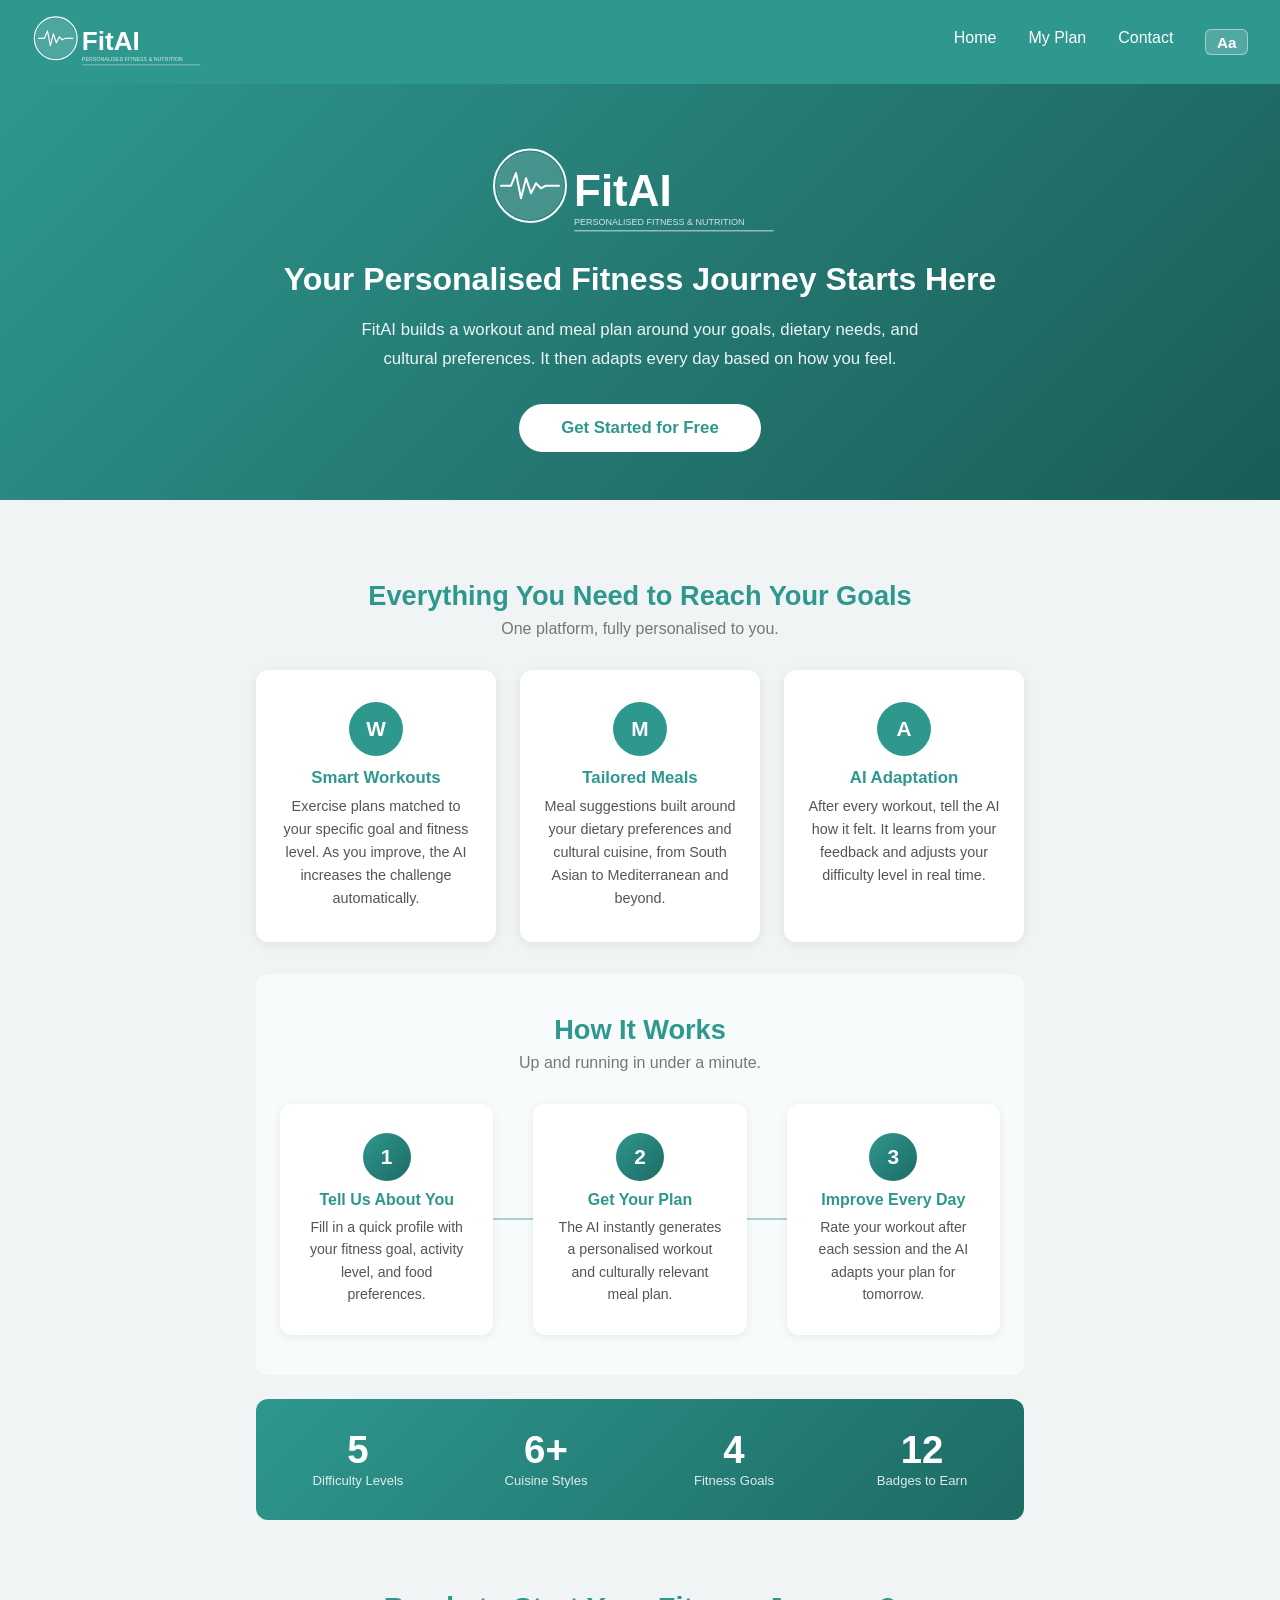
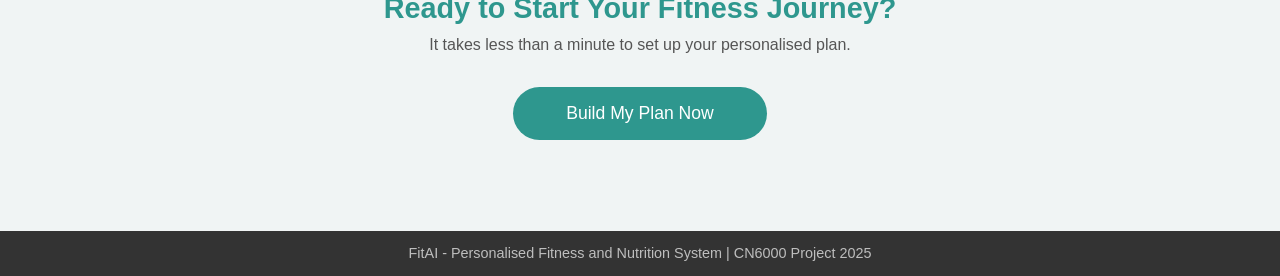
<file: index.html>
<!DOCTYPE html>
<html lang="en">

<head>
    <title>FitAI - Personalised Fitness</title>
    <meta charset="UTF-8">
    <meta name="viewport" content="width=device-width, initial-scale=1.0">
    <link rel="stylesheet" href="style.css">
</head>

<body>

    <header>
        <h1><a href="index.html" class="header-title-link"><img src="fitai_logo_white.svg" alt="FitAI" class="header-logo"></a></h1>
        <nav>
            <ul>
                <li><a href="index.html">Home</a></li>
                <li><a href="setup.html">My Plan</a></li>
                <li><a href="contact.html">Contact</a></li>
                <li>
                    <div class="accessibility-wrapper">
                        <button class="accessibility-btn" onclick="toggleAccessibilityPanel()" title="Accessibility Options">Aa</button>
                        <div class="accessibility-panel" id="accessibilityPanel" style="display:none;">
                            <p class="acc-panel-title">Accessibility</p>
                            <button id="acc_darkBtn"     class="acc-option" onclick="toggleDarkMode()">Dark Mode</button>
                            <button id="acc_largeBtn"    class="acc-option" onclick="toggleLargeText()">Larger Text</button>
                            <button id="acc_contrastBtn" class="acc-option" onclick="toggleHighContrast()">High Contrast</button>
                        </div>
                    </div>
                </li>
            </ul>
        </nav>
    </header>

    <!--Hero - full width teal gradient-->
    <section class="hero">
        <div class="hero-text">
            <img src="fitai_logo_white.svg" alt="FitAI" class="hero-logo">
            <h2 class="hero-headline">Your Personalised Fitness Journey Starts Here</h2>
            <p class="hero-sub">
                FitAI builds a workout and meal plan around your goals, dietary needs, and
                cultural preferences. It then adapts every day based on how you feel.
            </p>
            <a href="setup.html" class="hero-cta">Get Started for Free</a>
        </div>
    </section>

    <main>

        <!--Features section-->
        <section class="landing-section">
            <h2 class="section-heading">Everything You Need to Reach Your Goals</h2>
            <p class="section-sub">One platform, fully personalised to you.</p>

            <div class="features-grid">

                <div class="feature-card">
                    <div class="feature-icon-circle">W</div>
                    <h3>Smart Workouts</h3>
                    <p>
                        Exercise plans matched to your specific goal and fitness level.
                        As you improve, the AI increases the challenge automatically.
                    </p>
                </div>

                <div class="feature-card">
                    <div class="feature-icon-circle">M</div>
                    <h3>Tailored Meals</h3>
                    <p>
                        Meal suggestions built around your dietary preferences and cultural
                        cuisine, from South Asian to Mediterranean and beyond.
                    </p>
                </div>

                <div class="feature-card">
                    <div class="feature-icon-circle">A</div>
                    <h3>AI Adaptation</h3>
                    <p>
                        After every workout, tell the AI how it felt. It learns from your
                        feedback and adjusts your difficulty level in real time.
                    </p>
                </div>

            </div>
        </section>

        <!--How it works section-->
        <section class="landing-section landing-section-alt">
            <h2 class="section-heading">How It Works</h2>
            <p class="section-sub">Up and running in under a minute.</p>

            <div class="steps-grid">

                <div class="step-card">
                    <div class="step-number">1</div>
                    <h3>Tell Us About You</h3>
                    <p>Fill in a quick profile with your fitness goal, activity level, and food preferences.</p>
                </div>

                <div class="step-connector"></div>
                <!--Arrow between steps - hidden on mobile-->

                <div class="step-card">
                    <div class="step-number">2</div>
                    <h3>Get Your Plan</h3>
                    <p>The AI instantly generates a personalised workout and culturally relevant meal plan.</p>
                </div>

                <div class="step-connector"></div>

                <div class="step-card">
                    <div class="step-number">3</div>
                    <h3>Improve Every Day</h3>
                    <p>Rate your workout after each session and the AI adapts your plan for tomorrow.</p>
                </div>

            </div>
        </section>

        <!--Stats row-->
        <section class="stats-section">
            <div class="stat-item">
                <span class="stat-number">5</span>
                <span class="stat-label">Difficulty Levels</span>
            </div>
            <div class="stat-item">
                <span class="stat-number">6+</span>
                <span class="stat-label">Cuisine Styles</span>
            </div>
            <div class="stat-item">
                <span class="stat-number">4</span>
                <span class="stat-label">Fitness Goals</span>
            </div>
            <div class="stat-item">
                <span class="stat-number">12</span>
                <span class="stat-label">Badges to Earn</span>
            </div>
        </section>

        <!--Final call to action-->
        <section class="final-cta-section">
            <h2>Ready to Start Your Fitness Journey?</h2>
            <p style="color:#555; margin-bottom:1.5em;">
                It takes less than a minute to set up your personalised plan.
            </p>
            <a href="setup.html" class="btn final-cta-btn">Build My Plan Now</a>
        </section>

    </main>

    <footer>
        <p>FitAI - Personalised Fitness and Nutrition System | CN6000 Project 2025</p>
    </footer>

    <script src="app.js"></script>

</body>
</html>
</file>
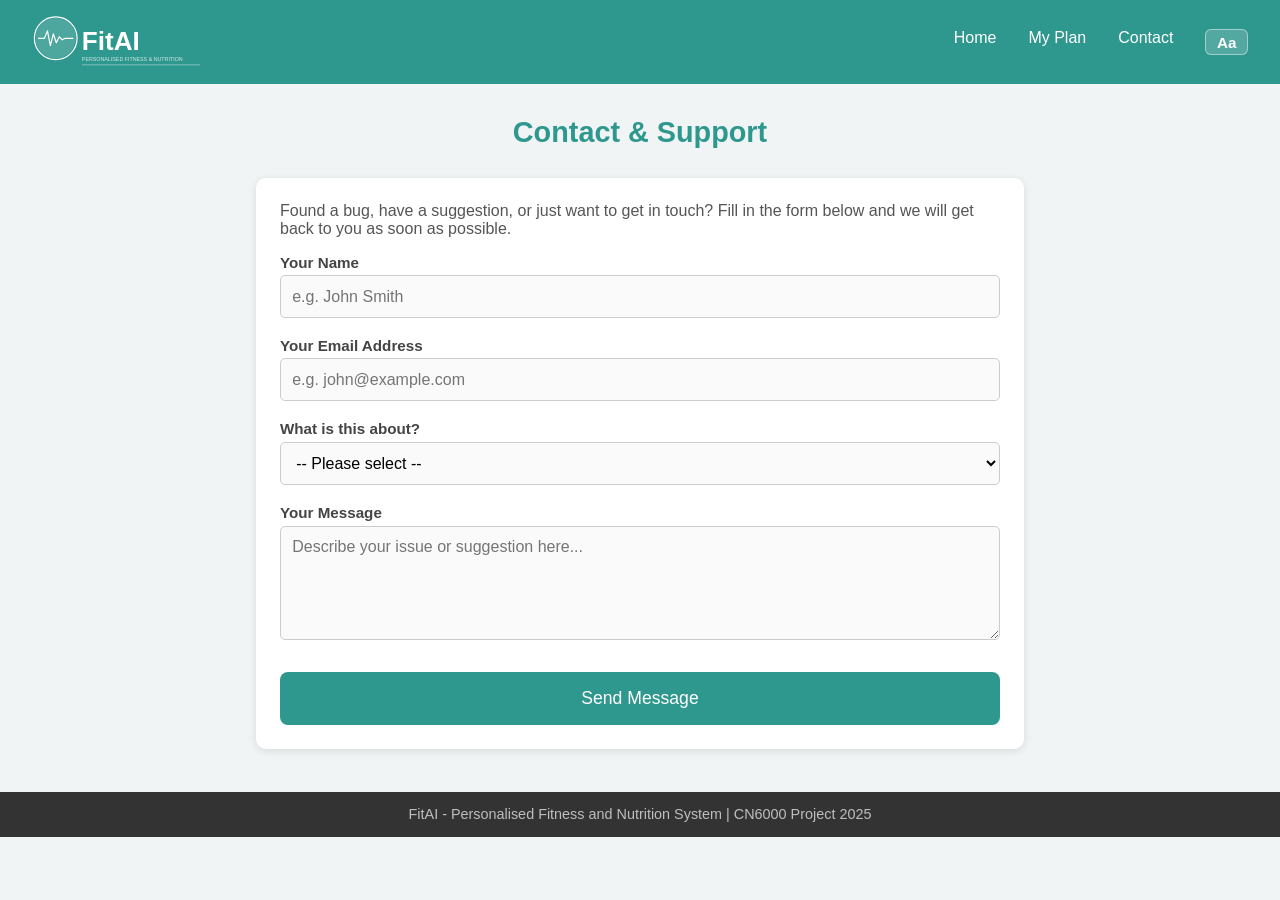
<file: contact.html>
<!DOCTYPE html>
<html lang="en">

<head>
    <title>FitAI - Contact &amp; Support</title>
    <meta charset="UTF-8">
    <meta name="viewport" content="width=device-width, initial-scale=1.0">
    <link rel="stylesheet" href="style.css">
</head>

<body>

    <header>
        <h1><a href="index.html" class="header-title-link"><img src="fitai_logo_white.svg" alt="FitAI" class="header-logo"></a></h1>
        <nav>
            <ul>
                <li><a href="index.html">Home</a></li>
                <li><a href="setup.html">My Plan</a></li>
                <li><a href="contact.html">Contact</a></li>
                <li>
                    <div class="accessibility-wrapper">
                        <button class="accessibility-btn" onclick="toggleAccessibilityPanel()" title="Accessibility Options">Aa</button>
                        <div class="accessibility-panel" id="accessibilityPanel" style="display:none;">
                            <p class="acc-panel-title">Accessibility</p>
                            <button id="acc_darkBtn"     class="acc-option" onclick="toggleDarkMode()">Dark Mode</button>
                            <button id="acc_largeBtn"    class="acc-option" onclick="toggleLargeText()">Larger Text</button>
                            <button id="acc_contrastBtn" class="acc-option" onclick="toggleHighContrast()">High Contrast</button>
                        </div>
                    </div>
                </li>
            </ul>
        </nav>
    </header>

    <main>

        <h2>Contact &amp; Support</h2>

        <div class="card">

            <p style="margin-bottom: 1em; color: #555;">
                Found a bug, have a suggestion, or just want to get in touch?
                Fill in the form below and we will get back to you as soon as possible.
            </p>

            <form id="contactForm">

                <label for="contactName">Your Name</label>
                <input type="text" id="contactName" placeholder="e.g. John Smith" required>
                <p class="field-error" id="contactNameError" style="display:none;">
                    Please enter your name before sending.
                </p>

                <label for="contactEmail">Your Email Address</label>
                <input type="email" id="contactEmail" placeholder="e.g. john@example.com" required>
                <p class="field-error" id="contactEmailError" style="display:none;">
                    Please enter a valid email address so we can reply to you.
                </p>

                <label for="issueType">What is this about?</label>
                <select id="issueType" required>
                    <option value="">-- Please select --</option>
                    <option value="bug">I found a bug</option>
                    <option value="suggestion">I have a suggestion</option>
                    <option value="meal">Question about my meal plan</option>
                    <option value="workout">Question about my workout plan</option>
                    <option value="other">Something else</option>
                </select>
                <p class="field-error" id="issueTypeError" style="display:none;">
                    Please select what your message is about.
                </p>

                <label for="contactMessage">Your Message</label>
                <textarea
                    id="contactMessage"
                    placeholder="Describe your issue or suggestion here..."
                    rows="5"
                    required
                    style="width:100%; padding:0.7em; border:1px solid #ccc; border-radius:5px;
                           font-size:1em; font-family:Arial,sans-serif; background:#fafafa;
                           resize:vertical; margin-bottom:1.2em;"></textarea>
                <p class="field-error" id="contactMessageError" style="display:none;">
                    Please enter a message before sending.
                </p>

                <button type="submit" class="btn">Send Message</button>

            </form>

            <!--This box is hidden until the form is successfully submitted-->
            <div class="result-message" id="contactSuccess" style="display:none;">
                <strong>Message sent! Thank you.</strong><br>
                We have received your message and will be in touch shortly.
                In the meantime, head back to your
                <a href="dashboard.html" style="color:#2e978e;">personalised plan</a>.
            </div>

        </div>

    </main>

    <footer>
        <p>FitAI - Personalised Fitness and Nutrition System | CN6000 Project 2025</p>
    </footer>

    <script src="app.js"></script>

    <script>
        // Pre-fill the name field if the user already has a saved profile
        var profile = loadProfile();
        if (profile !== null) {
            document.getElementById("contactName").value = profile.name;
        }

        var contactForm = document.getElementById("contactForm");

        // Helper functions to show and hide individual field errors
        function showErr(id) { document.getElementById(id).style.display = "block"; }
        function hideErr(id) { document.getElementById(id).style.display = "none"; }

        contactForm.addEventListener("submit", function(event) {
            event.preventDefault();
            // event.preventDefault stops the page from refreshing on submit

            var name      = document.getElementById("contactName").value.trim();
            var email     = document.getElementById("contactEmail").value.trim();
            var issueType = document.getElementById("issueType").value;
            var message   = document.getElementById("contactMessage").value.trim();

            // Hide all errors first so we start fresh
            hideErr("contactNameError");
            hideErr("contactEmailError");
            hideErr("issueTypeError");
            hideErr("contactMessageError");

            // Validate each field and show a friendly message if something is missing
            if (name === "") { showErr("contactNameError"); return; }

            // Basic email check - must contain @ and a dot after it
            if (email === "" || email.indexOf("@") === -1 || email.indexOf(".") === -1) {
                showErr("contactEmailError");
                return;
            }

            if (issueType === "") { showErr("issueTypeError"); return; }
            if (message === "")   { showErr("contactMessageError"); return; }

            // All validation passed - hide the form and show the success message
            // In a real deployment this is where the data would be sent to a server
            contactForm.style.display = "none";
            document.getElementById("contactSuccess").style.display = "block";
        });
    </script>

</body>
</html>
</file>
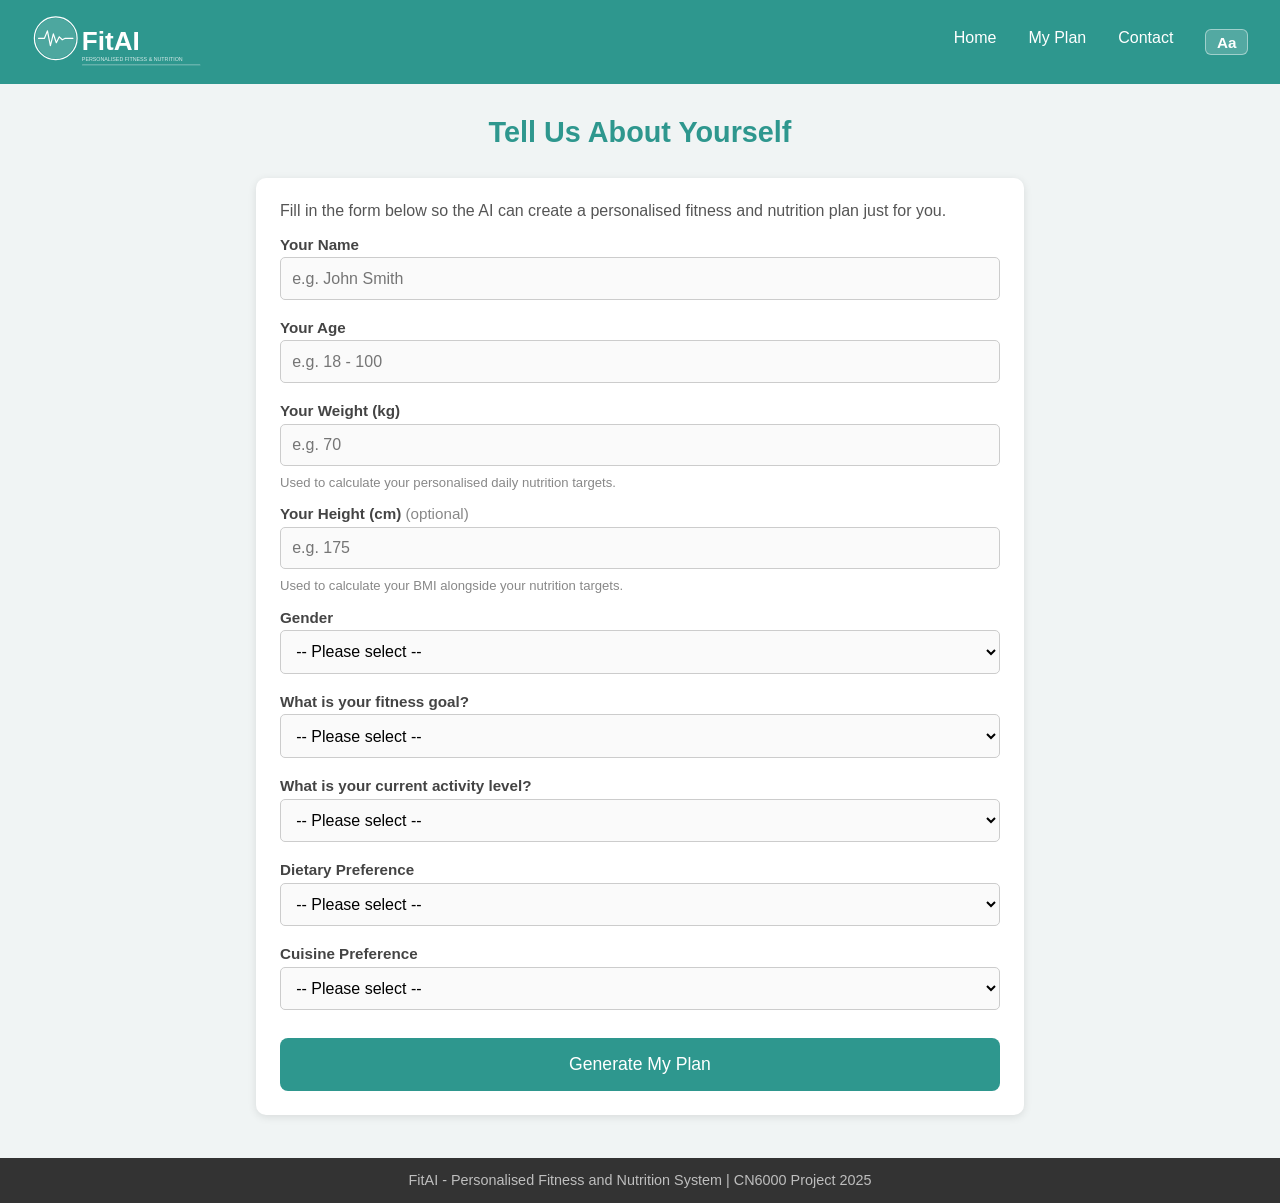
<file: dashboard.html>
<!DOCTYPE html>
<!--This line tells the browser this is an HTML5 document-->
<html lang="en">

<head>
    <!--The head section contains settings - nothing here is visible on the page-->
    <title>FitAI - My Plan</title>
    <!--Sets the text shown on the browser tab-->
    <meta charset="UTF-8">
    <!--Makes sure all characters display correctly-->
    <meta name="viewport" content="width=device-width, initial-scale=1.0">
    <!--Makes the page display correctly on mobile phones and tablets-->
    <link rel="stylesheet" href="style.css">
    <!--Links the CSS file that controls how the page looks-->
</head>

<body>
    <!--Everything inside the body tag is visible on the page-->

    <header>
        <!--The header shows the site name and navigation links-->
        <h1><a href="index.html" class="header-title-link"><img src="fitai_logo_white.svg" alt="FitAI" class="header-logo"></a></h1>
        <nav>
            <ul>
                <li><a href="index.html">Home</a></li>
                <!--Link back to the profile form-->
                <li><a href="setup.html">My Plan</a></li>
                <!--Link to this page-->
                <li><a href="contact.html">Contact</a></li>
                <li>
                    <div class="accessibility-wrapper">
                        <button class="accessibility-btn" onclick="toggleAccessibilityPanel()" title="Accessibility Options">Aa</button>
                        <div class="accessibility-panel" id="accessibilityPanel" style="display:none;">
                            <p class="acc-panel-title">Accessibility</p>
                            <button id="acc_darkBtn"     class="acc-option" onclick="toggleDarkMode()">Dark Mode</button>
                            <button id="acc_largeBtn"    class="acc-option" onclick="toggleLargeText()">Larger Text</button>
                            <button id="acc_contrastBtn" class="acc-option" onclick="toggleHighContrast()">High Contrast</button>
                        </div>
                    </div>
                </li>
                <!--Link to the feedback page-->
            </ul>
        </nav>
    </header>
    <!--End of the header-->

    <main>
        <!--The main tag holds the main content of this page-->

        <h2>Your Personalised Plan</h2>
        <!--The heading for this page-->

        <p class="welcome" id="welcomeMessage"></p>
        <!--This paragraph will be filled in by JavaScript with the user's name-->

        <div class="message-banner" id="motivationalBanner">
            <!--This is the large coloured message banner - colour changes based on difficulty level-->
            <!--JavaScript adds a class like "message-banner-3" to set the correct colour-->
            <p id="motivationalMessage"></p>
            <!--The motivational message text is inserted here by JavaScript-->
        </div>
        <!--End of the message banner-->

        <div class="card">
            <!--This card shows the AI difficulty level-->

            <p>
                AI Difficulty Level:
                <span class="difficulty-badge" id="difficultyBadge"></span>
                <!--The badge text and colour will be set by JavaScript-->
            </p>

            <p style="margin-top: 0.5em; color: #555; font-size: 0.9em;">
                This level is automatically adjusted by the AI based on your workout feedback.
            </p>
            <!--Explains to the user why the level changes-->

            <div class="athlete-badge" id="athleteBadge" style="display: none;">
                <!--This gold badge is hidden by default-->
                <!--JavaScript will show it only when the user reaches level 5-->
                You have reached ELITE level! You are a true athlete - maximum difficulty unlocked!
            </div>

        </div>
        <!--End of the difficulty and motivation card-->

        <div class="card">
            <!--This card shows today's workout exercises-->
            <h3>Today's Workout</h3>
            <ul id="workoutList">
                <!--The exercises will be added here by JavaScript-->
            </ul>
        </div>
        <!--End of the workout card-->

        <div class="card">
            <!--This card shows today's meal plan-->
            <h3>Today's Meal Plan</h3>

            <ul id="mealList">
                <!--The meals (breakfast, lunch, dinner) will be added here by JavaScript-->
            </ul>

            <button class="btn-nutrition" onclick="toggleNutrition()">
                View Nutrition Info
            </button>
            <!--This button shows or hides the nutrition information below-->
            <!--onclick="toggleNutrition()" means it calls the toggleNutrition function when clicked-->

            <div class="nutrition-panel" id="nutritionPanel">
                <!--This panel is hidden by default - toggleNutrition() makes it visible-->

                <h4>Approximate Daily Nutrition</h4>
                <!--Heading for the nutrition section-->

                <div class="nutrition-grid">
                    <!--The four nutrition boxes sit side by side inside this grid-->

                    <div class="nutrition-item">
                        <!--Box showing calories-->
                        <span class="nutrition-value" id="nutCalories"></span>
                        <!--Value filled in by JavaScript-->
                        <span class="nutrition-label">Calories</span>
                    </div>

                    <div class="nutrition-item">
                        <!--Box showing protein-->
                        <span class="nutrition-value" id="nutProtein"></span>
                        <span class="nutrition-label">Protein</span>
                    </div>

                    <div class="nutrition-item">
                        <!--Box showing carbohydrates-->
                        <span class="nutrition-value" id="nutCarbs"></span>
                        <span class="nutrition-label">Carbohydrates</span>
                    </div>

                    <div class="nutrition-item">
                        <!--Box showing fat-->
                        <span class="nutrition-value" id="nutFat"></span>
                        <span class="nutrition-label">Fat</span>
                    </div>

                </div>
                <!--End of the nutrition grid-->

                <p style="font-size: 0.83em; color: #888; margin-top: 0.8em; text-align: center;">
                    These are approximate values and may vary based on portion sizes and cooking methods.
                </p>
                <!--Small disclaimer about the nutrition estimates-->

            </div>
            <!--End of the nutrition panel-->

            <div class="nutrition-extra" id="nutritionExtra" style="display:none;">
                <div class="nutrition-extra-item" id="waterItem" style="display:none;">
                    <span class="nutrition-extra-value" id="nutWater">—</span>
                    <span class="nutrition-extra-label">Daily Water Target</span>
                </div>
                <div class="nutrition-extra-item" id="bmiItem" style="display:none;">
                    <span class="nutrition-extra-value" id="nutBMI">—</span>
                    <span class="nutrition-extra-label">Your BMI</span>
                </div>
            </div>
            <!--Water target and BMI are always visible, no button needed-->

            <p style="font-size:0.82em; color:#888; margin-top:0.8em;">
                Weight or height changed?
                <a href="setup.html" style="color:#2e978e;">Update your details</a>
                — your targets will recalculate automatically.
            </p>

        </div>
        <!--End of the meal card-->

        <div class="card">
            <!--This card shows the user's current streak and a rest day notice if needed-->
            <h3>Your Streak</h3>

            <div class="streak-display">
                <span class="streak-number" id="streakNumber">0</span>
                <span class="streak-label" id="streakLabel">sessions completed</span>
            </div>
            <!--The number and label are filled in by JavaScript below-->

            <div id="streakStatus" style="margin-top:1em;"></div>
            <!--Streak safe / countdown indicator — filled in by JavaScript-->

            <div class="rest-day-notice" id="restDayNotice" style="display: none;">
                <!--This notice is hidden by default - shown if streak reaches 3 or more-->
                <strong>Recovery Reminder</strong>
                You have completed <span id="restDayStreakCount"></span> days in a row.
                Rest is just as important as training. Your muscles grow and repair during recovery.
                Consider a light stretching or walking session if your body needs it.
            </div>

        </div>
        <!--End of streak card-->

        <div class="card">
            <!--This card shows the last 7 difficulty levels as a visual bar chart-->
            <h3>Your Progress (Last 7 Sessions)</h3>

            <div class="history-bars" id="historyBars">
                <!--The bars will be built here by JavaScript-->
                <!--If no history exists yet, a message is shown instead-->
            </div>

            <p style="text-align: center; color: #888; font-size: 0.83em; margin-top: 0.5em;">
                Each bar shows your difficulty level for that session. Watch yourself improve over time!
            </p>

        </div>
        <!--End of progress history card-->

        <div class="card">
            <!--Activity calendar showing trained / rest / missed days-->
            <h3>Activity Calendar</h3>
            <p style="color:#555; font-size:0.92em; margin-bottom:0.3em;">
                Your training activity over the last 4 weeks.
            </p>
            <div class="calendar-grid" id="calendarGrid"></div>
            <div class="calendar-legend">
                <div class="legend-item"><div class="legend-dot cal-trained"></div> Trained</div>
                <div class="legend-item"><div class="legend-dot cal-rest"></div> Rest Day</div>
                <div class="legend-item"><div class="legend-dot cal-missed"></div> Missed</div>
                <div class="legend-item"><div class="legend-dot cal-inactive"></div> Before you started</div>
            </div>
        </div>
        <!--End of activity calendar card-->


        <div class="card">
            <!--This card shows all-time personal records-->
            <h3>Personal Records</h3>
            <div class="records-grid">
                <div class="record-item">
                    <span class="record-value" id="recSessions">0</span>
                    <span class="record-label">Total Sessions</span>
                </div>
                <div class="record-item">
                    <span class="record-value" id="recBestDiff">—</span>
                    <span class="record-label">Best Streak</span>
                </div>
                <div class="record-item">
                    <span class="record-value" id="recBadges">0</span>
                    <span class="record-label">Badges Earned</span>
                </div>
            </div>
        </div>
        <!--End of personal records card-->

        <div class="card">
            <!--This card shows all available badges and which ones have been earned-->
            <h3>Your Badges</h3>
            <p style="color: #555; font-size: 0.92em; margin-bottom: 0.5em;">
                Earn badges by completing workouts and increasing your difficulty level.
            </p>

            <div class="badges-grid" id="badgesGrid">
                <!--Badge tiles are built here by JavaScript-->
            </div>

        </div>
        <!--End of badges card-->

        <div class="card" id="secondSessionWarning" style="display:none; border-left:4px solid #e67e22; margin-top:1em;">
            <h3 style="color:#e67e22; margin-bottom:0.6em;">You've Already Trained Today</h3>
            <p style="color:#555; margin-bottom:1.2em;">
                You have already completed a session today. Rest and recovery are just as important as training.
                Your muscles grow and repair while you rest, and doing too much too soon can increase your risk of injury.
                It is generally recommended to stick to one session per day.
                Are you sure you want to log another session?
            </p>
            <div style="display:flex; gap:1em; flex-wrap:wrap;">
                <a href="feedback.html" class="btn" style="background:#e67e22; border-color:#e67e22;">Yes, Log Another Session</a>
                <button onclick="document.getElementById('secondSessionWarning').style.display='none'; document.getElementById('workoutBtn').style.display='block';"
                        style="padding:0.75em 1.5em; background:#888; color:#fff; border:none; border-radius:6px; font-size:1em; cursor:pointer;">
                    Cancel
                </button>
            </div>
        </div>

        <div id="restDayBanner" class="rest-day-today-notice" style="display:none;">
            <strong>Today is your scheduled rest day.</strong>
            Your streak is protected — enjoy the recovery! You can still log a session below if you decide to train.
        </div>

        <button class="btn" id="workoutBtn" onclick="checkBeforeWorkout()">I've Completed Today's Workout</button>

        <div class="rest-day-section">
            <button class="btn-rest" id="restDayBtn" onclick="toggleRestDayTomorrow()">
                Schedule a Rest Day Tomorrow
            </button>
            <p id="restDayMsg" style="display:none; margin-top:0.5em; font-size:0.85em; color:#2471a3;">
                Tomorrow is marked as a rest day — your streak will be safe.
                <button onclick="toggleRestDayTomorrow()" style="background:none; border:none; color:#e74c3c; cursor:pointer; font-size:1em; text-decoration:underline; padding:0;">Undo</button>
            </p>
        </div>

        <div class="reset-section">
            <button class="btn-reset" onclick="showResetConfirm()">Reset My Profile</button>
        </div>

        <div class="card reset-confirm-card" id="resetConfirmCard" style="display:none;">
            <h3 style="color:#c0392b; margin-bottom:0.6em;">Are you sure?</h3>
            <p style="color:#555; margin-bottom:1.2em;">
                This will permanently delete all your data including your profile, workout history, streak, and badges.
                This cannot be undone.
            </p>
            <div style="display:flex; gap:1em; flex-wrap:wrap;">
                <button onclick="confirmReset()"
                        style="padding:0.75em 1.5em; background:#c0392b; color:#fff; border:none; border-radius:6px; font-size:1em; cursor:pointer; font-weight:600;">
                    Yes, Delete Everything
                </button>
                <button onclick="document.getElementById('resetConfirmCard').style.display='none';"
                        style="padding:0.75em 1.5em; background:#888; color:#fff; border:none; border-radius:6px; font-size:1em; cursor:pointer;">
                    Cancel
                </button>
            </div>
        </div>

    </main>
    <!--End of the main section-->

    <footer>
        <!--The footer appears at the bottom of every page-->
        <p>FitAI - Personalised Fitness and Nutrition System | CN6000 Project 2025</p>
    </footer>
    <!--End of the footer-->

    <script src="app.js"></script>
    <!--Loads the app.js file which contains all the AI functions and data-->

    <script>
        // This script runs on the dashboard page to display the user's personalised plan

        // Load the user's saved profile from the browser's memory
        var profile = loadProfile();

        // If no profile is found, the user has not filled in the form yet
        // Send them back to the form so they can fill in their details
        if (profile === null) {
            window.location.href = "setup.html";
        }

        // Get the current AI difficulty level
        var difficulty = getDifficulty();

        // Get the meal data for today (includes breakfast, lunch, dinner, and nutrition)
        // profile.cuisine is passed so the AI can return culturally relevant meals
        var meals = getMeal(profile.diet, profile.goal, profile.cuisine);

        // Show the welcome message using the user's name
        document.getElementById("welcomeMessage").textContent =
            "Welcome, " + profile.name + "! Here is your personalised plan for today.";

        // Show the motivational message for the current difficulty level
        document.getElementById("motivationalMessage").textContent =
            getMotivationalMessage(difficulty);

        // Apply the correct colour class to the banner based on difficulty level
        // e.g. difficulty 3 adds class "message-banner-3" which makes it green
        document.getElementById("motivationalBanner").classList.add("message-banner-" + difficulty);

        // Show the difficulty level in the badge
        var badge = document.getElementById("difficultyBadge");
        badge.textContent = difficulty + " / 5";

        // If the user is at level 5, change the badge colour to gold and show the athlete message
        if (difficulty === 5) {
            badge.classList.add("difficulty-badge-elite");
            // classList.add adds an extra CSS class to change the colour to gold
            document.getElementById("athleteBadge").style.display = "block";
            // style.display = "block" makes the hidden athlete badge visible
        }

        // Get the list of exercises for this user's goal and current difficulty level
        var exercises = getWorkout(profile.goal, difficulty);

        // Find the workout list element on the page
        var workoutList = document.getElementById("workoutList");

        // Loop through each exercise and add it to the list on the page
        for (var i = 0; i < exercises.length; i++) {
            var listItem = document.createElement("li");
            // document.createElement creates a new HTML element
            listItem.textContent = exercises[i];
            // Set the text of the list item to the exercise name
            workoutList.appendChild(listItem);
            // appendChild adds the new item to the end of the list
        }

        // Find the meal list element on the page
        var mealList = document.getElementById("mealList");

        // Create and add a list item for breakfast
        var breakfastItem = document.createElement("li");
        breakfastItem.textContent = "Breakfast: " + meals.breakfast;
        mealList.appendChild(breakfastItem);

        // Create and add a list item for lunch
        var lunchItem = document.createElement("li");
        lunchItem.textContent = "Lunch: " + meals.lunch;
        mealList.appendChild(lunchItem);

        // Create and add a list item for dinner
        var dinnerItem = document.createElement("li");
        dinnerItem.textContent = "Dinner: " + meals.dinner;
        mealList.appendChild(dinnerItem);

        // Use personalised targets if the user provided their weight, otherwise fall back to meal defaults
        var nutrition = meals.nutrition;
        if (profile.weight) {
            var personalised = getWeightTargets(profile.weight, profile.goal);
            if (personalised !== null) { nutrition = personalised; }
        }

        document.getElementById("nutCalories").textContent = nutrition.calories;
        document.getElementById("nutProtein").textContent  = nutrition.protein;
        document.getElementById("nutCarbs").textContent    = nutrition.carbs;
        document.getElementById("nutFat").textContent      = nutrition.fat;

        // This function shows or hides the nutrition panel when the button is clicked
        function toggleNutrition() {
            var panel = document.getElementById("nutritionPanel");
            // Find the nutrition panel on the page

            if (panel.style.display === "none" || panel.style.display === "") {
                // If the panel is currently hidden, show it
                panel.style.display = "block";
            } else {
                // If the panel is currently visible, hide it
                panel.style.display = "none";
            }
        }

        // ===== STREAK DISPLAY =====

        // Get the user's current streak count from localStorage
        var streak = getStreak();

        // Show the streak number in the large teal number on the page
        document.getElementById("streakNumber").textContent = streak;

        // Change the label text depending on whether the streak is 1 session or more
        if (streak === 1) {
            document.getElementById("streakLabel").textContent = "session completed";
        } else {
            document.getElementById("streakLabel").textContent = "sessions completed";
        }

        // If the streak is 3 or more, show the rest day advisory box
        if (shouldSuggestRestDay()) {
            document.getElementById("restDayStreakCount").textContent = streak;
            // Fill in the streak number inside the advisory message
            document.getElementById("restDayNotice").style.display = "block";
            // Make the yellow advisory box visible
        }

        // ===== STREAK COUNTDOWN =====

        function getMsUntilMidnight() {
            var now      = new Date();
            var midnight = new Date(now.getFullYear(), now.getMonth(), now.getDate() + 1);
            return midnight.getTime() - now.getTime();
        }

        function formatCountdown(ms) {
            var totalSeconds = Math.floor(ms / 1000);
            var hours        = Math.floor(totalSeconds / 3600);
            var minutes      = Math.floor((totalSeconds % 3600) / 60);
            if (hours > 0) {
                return hours + "h " + minutes + "m";
            }
            return minutes + "m";
        }

        function renderStreakStatus() {
            var statusEl  = document.getElementById("streakStatus");
            if (!statusEl) { return; }

            var todayNum     = getTodayDayNumber();
            var restDays     = getRestDays();
            var tomorrowRest = restDays.indexOf(todayNum + 1) !== -1;

            // No streak yet — nothing to show
            if (streak === 0) { statusEl.innerHTML = ""; return; }

            // Today is a scheduled rest day — streak is safe
            if (restDays.indexOf(todayNum) !== -1) {
                statusEl.innerHTML =
                    '<div class="streak-status streak-safe">' +
                    '<span class="streak-status-dot"></span>' +
                    'Today is your rest day — streak is safe. Enjoy the recovery!' +
                    '</div>';
                return;
            }

            // Already trained today — streak is safe
            if (hasWorkedOutToday()) {
                var safeMsg = 'Streak safe — you have already trained today!';
                if (tomorrowRest) { safeMsg += ' Rest day scheduled for tomorrow.'; }
                statusEl.innerHTML =
                    '<div class="streak-status streak-safe">' +
                    '<span class="streak-status-dot"></span>' + safeMsg +
                    '</div>';
                return;
            }

            // Haven't trained yet — show countdown
            var ms          = getMsUntilMidnight();
            var timeLeft    = formatCountdown(ms);
            var urgentClass = ms < 2 * 60 * 60 * 1000 ? "streak-urgent" : "streak-warning";
            var extraNote   = tomorrowRest ? ' Rest day scheduled for tomorrow.' : '';

            statusEl.innerHTML =
                '<div class="streak-status ' + urgentClass + '">' +
                '<span class="streak-status-dot"></span>' +
                'Complete a session in the next <strong>' + timeLeft +
                '</strong> to keep your ' + streak + '-day streak alive!' + extraNote +
                '</div>';
        }

        renderStreakStatus();
        // Update the countdown every minute
        setInterval(renderStreakStatus, 60000);

        // ===== PROGRESS HISTORY BARS =====

        // Get the stored array of the last 7 difficulty levels
        // Note: named sessionHistory to avoid clashing with the browser's built-in window.history object
        var sessionHistory = getHistory();

        // Find the container where the bars will be placed
        var historyBarsContainer = document.getElementById("historyBars");

        if (sessionHistory.length === 0) {
            // If there is no history yet, show a simple message instead of an empty chart
            var noDataMsg = document.createElement("p");
            noDataMsg.style.textAlign = "center";
            noDataMsg.style.color = "#aaa";
            noDataMsg.style.fontSize = "0.9em";
            noDataMsg.style.width = "100%";
            noDataMsg.textContent = "No sessions recorded yet. Complete your first workout to see your progress!";
            historyBarsContainer.appendChild(noDataMsg);
        } else {
            // Loop through each difficulty level in the history and build a bar for it
            for (var h = 0; h < sessionHistory.length; h++) {
                var level = sessionHistory[h]; // The difficulty level for this session

                // The bar height is proportional to the level (max height = 100px at level 5)
                // Level 1 = 20px, Level 2 = 40px, Level 3 = 60px, Level 4 = 80px, Level 5 = 100px
                var barHeight = (level / 5) * 100;

                // Create a wrapper div that holds the bar and the label underneath
                var wrap = document.createElement("div");
                wrap.className = "history-bar-wrap";

                // Create the coloured bar itself
                var bar = document.createElement("div");
                bar.className = "history-bar";
                bar.style.height = barHeight + "px";
                // Set the height using inline style so each bar can have a different height

                // Colour each bar to match the difficulty level - same colours as the message banners
                // Level 1 = blue, 2 = teal, 3 = green, 4 = purple, 5 = gold
                var barColours = { 1: "#3498db", 2: "#2e978e", 3: "#27ae60", 4: "#8e44ad", 5: "#f6a623" };
                bar.style.backgroundColor = barColours[level] || "#2e978e";
                // The || "#2e978e" is a fallback colour in case the level is somehow missing

                // Create the label shown below each bar (S1, S2, S3...)
                var label = document.createElement("span");
                label.className = "history-bar-label";
                label.textContent = "S" + (h + 1);
                // h starts at 0, so we add 1 to make labels start at S1

                // Add the bar and label into the wrapper, then add the wrapper to the page
                wrap.appendChild(bar);
                wrap.appendChild(label);
                historyBarsContainer.appendChild(wrap);
            }
        }

        // ===== BADGES DISPLAY =====

        // Get the list of badge IDs the user has already earned
        var unlockedBadges = getUnlockedBadges();

        // Find the grid container where badge tiles will be placed
        var badgesGrid = document.getElementById("badgesGrid");

        // Loop through every possible badge and create a tile for each one
        for (var b = 0; b < allBadges.length; b++) {
            var badge = allBadges[b]; // The current badge object {id, name, description}

            // Check if this badge has been earned by looking for its ID in the unlocked list
            var isEarned = unlockedBadges.indexOf(badge.id) !== -1;
            // indexOf returns -1 if the item is not found in the array

            // Create a span element for the badge tile
            var tile = document.createElement("span");

            // Add the correct CSS class - earned badges are teal, locked badges are grey
            if (isEarned) {
                tile.className = "badge-tile badge-earned";
            } else {
                tile.className = "badge-tile badge-locked";
            }

            // Show the badge name and description as tooltip-style text
            tile.title = badge.description;
            // The title attribute shows a tooltip when the user hovers over the tile

            // Show the badge name and a lock icon if it has not been earned yet
            if (isEarned) {
                tile.textContent = badge.name;
            } else {
                tile.textContent = badge.name + " (locked)";
            }

            badgesGrid.appendChild(tile); // Add the tile to the grid on the page
        }

        // ===== ACTIVITY CALENDAR =====

        (function buildCalendar() {
            var todayNum     = getTodayDayNumber();
            var firstDay     = getFirstSessionDay();
            var workoutDays  = getWorkoutDays();
            var restDays     = getRestDays();
            var grid         = document.getElementById("calendarGrid");

            // Day labels — always start the grid on a Monday
            var dayLabels = ["Mon", "Tue", "Wed", "Thu", "Fri", "Sat", "Sun"];

            // Work out which Monday to start on so we always show full weeks
            // todayNum is days since epoch; epoch (Jan 1 1970) was a Thursday (day index 3)
            var todayDow  = (todayNum + 3) % 7; // 0=Mon … 6=Sun
            var gridStart = todayNum - todayDow - 21; // Monday 4 weeks ago

            // Day-of-week header row
            for (var h = 0; h < 7; h++) {
                var lbl = document.createElement("div");
                lbl.className   = "calendar-day-label";
                lbl.textContent = dayLabels[h];
                grid.appendChild(lbl);
            }

            // 28 day cells
            for (var i = 0; i < 28; i++) {
                var dayNum = gridStart + i;
                var cell   = document.createElement("div");
                cell.className = "calendar-cell";

                var dateObj  = new Date(dayNum * 86400000);
                var dateStr  = dateObj.toLocaleDateString("en-GB", { day: "numeric", month: "short" });

                if (dayNum > todayNum) {
                    cell.classList.add("cal-future");
                    cell.setAttribute("data-label", dateStr);
                } else if (dayNum < firstDay) {
                    cell.classList.add("cal-inactive");
                    cell.setAttribute("data-label", dateStr);
                } else if (workoutDays.indexOf(dayNum) !== -1) {
                    cell.classList.add("cal-trained");
                    cell.setAttribute("data-label", dateStr + " — Trained");
                } else if (restDays.indexOf(dayNum) !== -1) {
                    cell.classList.add("cal-rest");
                    cell.setAttribute("data-label", dateStr + " — Rest Day");
                } else {
                    cell.classList.add("cal-missed");
                    cell.setAttribute("data-label", dateStr + " — Missed");
                }

                grid.appendChild(cell);
            }
        })();

        // ===== REST DAY SCHEDULING =====

        var tomorrowNum = getTodayDayNumber() + 1;

        // If today is a rest day, show the soft banner (button stays visible)
        if (getRestDays().indexOf(getTodayDayNumber()) !== -1) {
            document.getElementById("restDayBanner").style.display = "block";
        }

        function refreshRestDayUI() {
            var isMarked = getRestDays().indexOf(tomorrowNum) !== -1;
            document.getElementById("restDayBtn").textContent =
                isMarked ? "Tomorrow Marked as Rest Day" : "Schedule a Rest Day Tomorrow";
            document.getElementById("restDayMsg").style.display = isMarked ? "block" : "none";
        }

        function toggleRestDayTomorrow() {
            if (getRestDays().indexOf(tomorrowNum) !== -1) {
                unmarkRestDay(tomorrowNum);
            } else {
                markRestDay(tomorrowNum);
            }
            refreshRestDayUI();
            renderStreakStatus();
        }

        refreshRestDayUI();

        // Called when the user clicks "I've Completed Today's Workout"
        // If they have already done a session today, show the warning instead of navigating
        function checkBeforeWorkout() {
            if (hasWorkedOutToday()) {
                document.getElementById("workoutBtn").style.display = "none";
                document.getElementById("secondSessionWarning").style.display = "block";
                document.getElementById("secondSessionWarning").scrollIntoView({ behavior: "smooth", block: "center" });
                return;
            }
            window.location.href = "feedback.html";
        }

        // ===== PERSONAL RECORDS =====

        document.getElementById("recSessions").textContent = getTotalSessions();
        document.getElementById("recBestDiff").textContent = getBestStreak() + " days";
        document.getElementById("recBadges").textContent   = getUnlockedBadges().length + " / " + allBadges.length;

        // ===== WATER TARGET AND BMI =====

        var waterTarget = getWaterTarget(profile.weight, profile.activityLevel);
        if (waterTarget !== null) {
            document.getElementById("nutWater").textContent = waterTarget;
            document.getElementById("waterItem").style.display = "block";
            document.getElementById("nutritionExtra").style.display = "flex";
        }

        if (profile.height) {
            var bmiResult = getBMI(profile.weight, profile.height);
            if (bmiResult !== null) {
                var bmiSpan = document.getElementById("nutBMI");
                bmiSpan.textContent = bmiResult.value + " — " + bmiResult.category;
                bmiSpan.classList.add(bmiResult.cssClass);
                document.getElementById("bmiItem").style.display  = "block";
                document.getElementById("nutritionExtra").style.display = "flex";
            }
        }

        // ===== RESET PROFILE =====

        function showResetConfirm() {
            var card = document.getElementById("resetConfirmCard");
            card.style.display = "block";
            card.scrollIntoView({ behavior: "smooth", block: "center" });
        }

        function confirmReset() {
            localStorage.clear();
            window.location.href = "index.html";
        }
    </script>
    <!--End of the page script-->

</body>
</html>
</file>
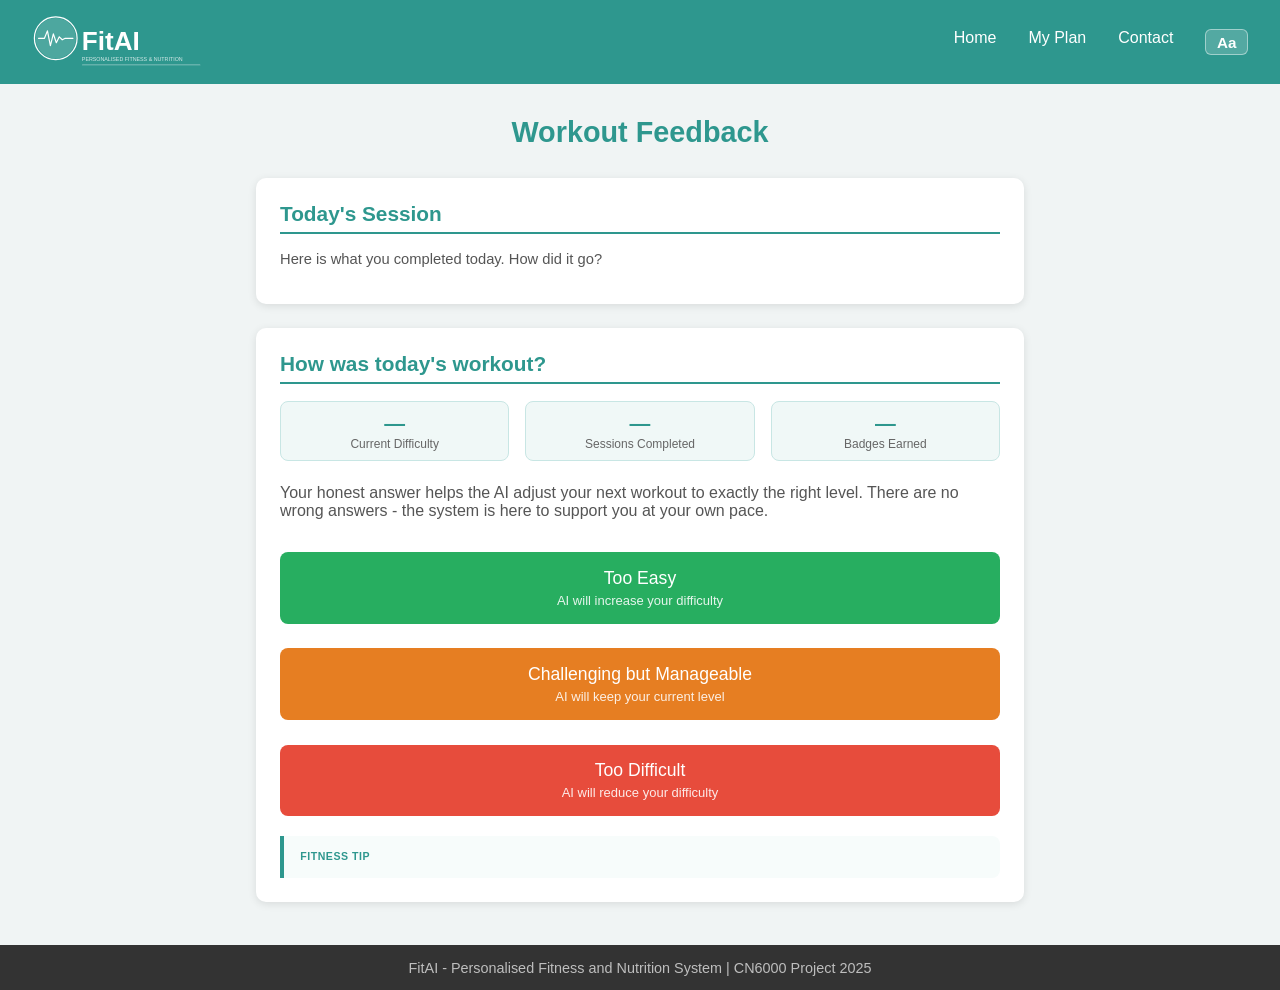
<file: feedback.html>
<!DOCTYPE html>
<!--This line tells the browser this is an HTML5 document-->
<html lang="en">

<head>
    <!--The head section contains settings - nothing here is visible on the page-->
    <title>FitAI - Feedback</title>
    <!--Sets the text shown on the browser tab-->
    <meta charset="UTF-8">
    <!--Makes sure all characters display correctly-->
    <meta name="viewport" content="width=device-width, initial-scale=1.0">
    <!--Makes the page display correctly on mobile phones and tablets-->
    <link rel="stylesheet" href="style.css">
    <!--Links the CSS file that controls how the page looks-->
</head>

<body>
    <!--Everything inside the body tag is visible on the page-->

    <header>
        <!--The header shows the site name and navigation links-->
        <h1><a href="index.html" class="header-title-link"><img src="fitai_logo_white.svg" alt="FitAI" class="header-logo"></a></h1>
        <nav>
            <ul>
                <li><a href="index.html">Home</a></li>
                <!--Link back to the profile form-->
                <li><a href="setup.html">My Plan</a></li>
                <!--Link to the dashboard page-->
                <li><a href="contact.html">Contact</a></li>
                <li>
                    <div class="accessibility-wrapper">
                        <button class="accessibility-btn" onclick="toggleAccessibilityPanel()" title="Accessibility Options">Aa</button>
                        <div class="accessibility-panel" id="accessibilityPanel" style="display:none;">
                            <p class="acc-panel-title">Accessibility</p>
                            <button id="acc_darkBtn"     class="acc-option" onclick="toggleDarkMode()">Dark Mode</button>
                            <button id="acc_largeBtn"    class="acc-option" onclick="toggleLargeText()">Larger Text</button>
                            <button id="acc_contrastBtn" class="acc-option" onclick="toggleHighContrast()">High Contrast</button>
                        </div>
                    </div>
                </li>
                <!--Link to this page-->
            </ul>
        </nav>
    </header>
    <!--End of the header-->

    <main>
        <!--The main tag holds the main content of this page-->

        <h2>Workout Feedback</h2>
        <!--The heading for this page-->

        <div class="card" id="sessionRecapCard">
            <!--Today's workout recap so the user can rate it in context-->
            <h3 id="recapHeading">Today's Session</h3>
            <p style="color:#555; font-size:0.92em; margin-bottom:0.9em;">
                Here is what you completed today. How did it go?
            </p>
            <ul id="recapWorkoutList"></ul>
        </div>
        <!--End of workout recap card-->

        <div class="card">
            <!--This card holds the feedback question and the three buttons-->

            <h3>How was today's workout?</h3>
            <!--The main question shown to the user-->

            <div class="session-strip" id="sessionStrip">
                <div class="session-strip-item">
                    <span class="session-strip-value" id="stripDifficulty">—</span>
                    <span class="session-strip-label">Current Difficulty</span>
                </div>
                <div class="session-strip-item">
                    <span class="session-strip-value" id="stripStreak">—</span>
                    <span class="session-strip-label">Sessions Completed</span>
                </div>
                <div class="session-strip-item">
                    <span class="session-strip-value" id="stripBadges">—</span>
                    <span class="session-strip-label">Badges Earned</span>
                </div>
            </div>

            <p style="margin-bottom: 1.5em; color: #555;">
                Your honest answer helps the AI adjust your next workout to exactly the right level.
                There are no wrong answers - the system is here to support you at your own pace.
            </p>
            <!--Reassuring explanation so the user gives honest feedback-->

            <div class="feedback-buttons" id="feedbackButtons">
                <!--The three buttons - each calls submitFeedback() with a different value-->

                <button class="btn btn-easy" onclick="submitFeedback('too_easy')">
                    Too Easy
                    <span class="btn-sub">AI will increase your difficulty</span>
                </button>
                <!--Green button - difficulty will go UP after clicking this-->

                <button class="btn btn-manageable" onclick="submitFeedback('manageable')">
                    Challenging but Manageable
                    <span class="btn-sub">AI will keep your current level</span>
                </button>
                <!--Orange button - difficulty will STAY THE SAME after clicking this-->

                <button class="btn btn-hard" onclick="submitFeedback('too_hard')">
                    Too Difficult
                    <span class="btn-sub">AI will reduce your difficulty</span>
                </button>
                <!--Red button - difficulty will go DOWN after clicking this-->

            </div>
            <!--End of the feedback buttons-->

            <div class="tip-card" id="fitnessTip">
                <span class="tip-label">Fitness Tip</span>
                <span id="tipText"></span>
            </div>
            <!--Rotating fitness tip shown before feedback is submitted-->

            <div class="result-message" id="resultMessage">
                <!--This box is hidden by default-->
                <!--JavaScript will fill it with a message and make it visible after the user clicks-->
            </div>
            <!--End of the result message box-->

            <div class="badge-notification" id="badgeNotification" style="display: none;">
                <!--This box is hidden by default - shown only when a new badge is earned-->
                <strong>Badge Unlocked!</strong>
                <p>You have earned the <span id="badgeNames"></span> badge! Check your badges on the dashboard.</p>
            </div>
            <!--End of the badge notification box-->

            <a href="dashboard.html" class="btn" id="nextPlanBtn" style="display: none; margin-top: 1em;">
                View Tomorrow's Plan
            </a>
            <!--This link is hidden until feedback is submitted-->
            <!--JavaScript makes it visible after a button is clicked-->

            <button class="btn-nutrition" id="customiseBtn" onclick="toggleMealCustomise()" style="display: none; margin-top: 0.8em;">
                Customise Tomorrow's Meals (Optional)
            </button>
            <!--This button is also hidden until feedback is submitted-->
            <!--Clicking it shows or hides the meal options section below-->

            <div id="mealCustomiseSection" style="display: none; margin-top: 1.2em;">
                <!--This section is hidden by default - the button above toggles it-->

                <h3 style="color: #2e978e; margin-bottom: 0.5em;">Tomorrow's Meal Options</h3>
                <!--Heading for the meal chooser-->

                <p style="color: #555; font-size: 0.93em; margin-bottom: 1em;">
                    Not feeling tomorrow's default plan? Pick one of the three alternatives below.
                    Your choice will be used when you view tomorrow's plan.
                </p>
                <!--Explanation of what this section does-->

                <div id="mealOptionCards">
                    <!--The three meal option cards will be built here by JavaScript-->
                </div>

                <p id="mealConfirmMsg" style="display: none; color: #27ae60; text-align: center; font-weight: bold; margin-top: 0.8em;">
                    Done! Your meal plan for tomorrow has been updated.
                </p>
                <!--This confirmation message appears after the user picks a meal plan-->

            </div>
            <!--End of the meal customise section-->

        </div>
        <!--End of the card-->

        <div class="card" id="tomorrowPreview" style="display:none; margin-top:1.5em;">
            <!--This card is hidden until the user submits feedback - then it shows tomorrow's plan-->
            <h3>A Sneak Peek at Tomorrow</h3>
            <p style="color:#555; font-size:0.92em; margin-bottom:1em;">
                Here is what the AI has lined up for you next session.
            </p>

            <div class="tomorrow-preview-grid">

                <div>
                    <h4 class="tomorrow-preview-heading">Workout</h4>
                    <ul id="previewWorkoutList"></ul>
                </div>

                <div>
                    <h4 class="tomorrow-preview-heading">Meals</h4>
                    <ul id="previewMealList"></ul>
                </div>

            </div>
        </div>
        <!--End of tomorrow preview card-->

        <div class="card weekly-summary" id="weeklySummaryCard" style="display:none;">
            <p class="weekly-summary-title">7-Session Milestone!</p>
            <p class="weekly-summary-sub" id="weeklySummarySub"></p>
            <div class="weekly-summary-stats">
                <div>
                    <span class="weekly-stat-number" id="weeklySessionCount">7</span>
                    <span class="weekly-stat-label">Sessions This Week</span>
                </div>
                <div>
                    <span class="weekly-stat-number" id="weeklyAvgDiff">—</span>
                    <span class="weekly-stat-label">Avg Difficulty</span>
                </div>
                <div>
                    <span class="weekly-stat-number" id="weeklyTotalSessions">—</span>
                    <span class="weekly-stat-label">All-Time Sessions</span>
                </div>
            </div>
        </div>
        <!--End of weekly summary card-->

    </main>
    <!--End of the main section-->

    <footer>
        <!--The footer appears at the bottom of every page-->
        <p>FitAI - Personalised Fitness and Nutrition System | CN6000 Project 2025</p>
    </footer>
    <!--End of the footer-->

    <script src="app.js"></script>
    <!--Loads the app.js file which contains the AI feedback function-->

    <script>
        // ===== PAGE LOAD: RECAP, STRIP, TIP =====

        var feedbackProfile = loadProfile();

        if (feedbackProfile !== null) {
            var currentDiff = getDifficulty();

            // Populate today's workout recap card
            document.getElementById("recapHeading").textContent =
                "Today's Session — Level " + currentDiff + " / 5";

            var recapExercises = getWorkout(feedbackProfile.goal, currentDiff);
            var recapList = document.getElementById("recapWorkoutList");
            for (var rx = 0; rx < recapExercises.length; rx++) {
                var rli = document.createElement("li");
                rli.textContent = recapExercises[rx];
                recapList.appendChild(rli);
            }

            // Populate session context strip
            document.getElementById("stripDifficulty").textContent = currentDiff + " / 5";
            document.getElementById("stripStreak").textContent     = getTotalSessions();
            document.getElementById("stripBadges").textContent     =
                getUnlockedBadges().length + " / " + allBadges.length;

            // Populate fitness tip based on the user's goal
            var tips = {
                lose_weight: [
                    "A 10-minute walk after meals can meaningfully reduce blood sugar spikes and support fat loss over time.",
                    "Protein keeps you fuller for longer. Prioritising it at every meal helps reduce overall calorie intake naturally.",
                    "Sleep is a secret weapon for weight loss — poor sleep raises hunger hormones and makes cravings harder to resist."
                ],
                build_muscle: [
                    "Compound movements like squats and deadlifts engage multiple muscle groups at once, making them the most efficient exercises for building strength.",
                    "Muscles grow during rest, not during training. Hitting the same muscle group twice a week with recovery time in between is optimal.",
                    "Progressive overload — gradually increasing weight, reps, or sets — is the single most important principle for building muscle over time."
                ],
                improve_fitness: [
                    "Consistency beats intensity. Showing up regularly at a moderate effort will improve your fitness far more than occasional all-out sessions.",
                    "Your heart is a muscle too. Cardio exercise strengthens it, lowers resting heart rate, and improves how efficiently your body uses oxygen.",
                    "Mixing cardio with strength training gives you the best of both worlds — improved endurance and a stronger, more resilient body."
                ],
                maintain: [
                    "Maintaining fitness is an achievement in itself. Regular movement keeps your metabolism active and supports long-term health.",
                    "Even on rest days, light activity like walking or stretching keeps your body moving and aids muscle recovery.",
                    "Variety prevents plateaus. Changing up your routine every few weeks keeps your body adapting and your sessions more enjoyable."
                ]
            };

            var goalTips = tips[feedbackProfile.goal] || tips["improve_fitness"];
            var tipIndex  = getStreak() % goalTips.length;
            document.getElementById("tipText").textContent = goalTips[tipIndex];
        }

        // This function runs when the user clicks one of the three feedback buttons
        // feedbackValue will be "too_easy", "manageable", or "too_hard"
        function submitFeedback(feedbackValue) {

            // Call the AI function from app.js - it adjusts the difficulty and returns an object
            // The object contains: the new level, and flags for hitting the max or min
            var result = applyFeedback(feedbackValue);

            // Move to the next set of meal plans so tomorrow's meals are different
            incrementMealDay();

            // Update the streak - this records today's date and adds 1 to the count
            // The return value is the new streak number, used for badge checking below
            var newStreak = updateStreak();

            // Save today's difficulty level to the progress history (keeps last 7 sessions)
            updateHistory(result.level);

            // Check if the user has earned any new badges and get their names
            var newlyUnlocked = checkAndUnlockBadges(newStreak, result.level, getTotalSessions());

            // Find the result message box on the page
            var resultBox = document.getElementById("resultMessage");

            // Build the message based on what the user clicked and what happened to the level
            if (feedbackValue === "too_easy") {

                if (result.maxReached) {
                    // The user was already at level 5 and rated it too easy - they are elite!
                    resultBox.textContent =
                        "You are already at the MAXIMUM level - you are a TRUE ATHLETE! " +
                        "No level exists beyond this. Keep dominating at elite level 5 / 5!";

                } else {
                    // Difficulty went up one level
                    resultBox.textContent =
                        "Amazing work! The AI has increased your difficulty to level " +
                        result.level + " / 5. You are unstoppable - keep pushing!";
                }

            } else if (feedbackValue === "too_hard") {

                if (result.minReached) {
                    // The user was already at level 1 - cannot go any lower
                    resultBox.textContent =
                        "You are already at the gentlest level. Every champion starts somewhere - " +
                        "stay patient and consistent, and you will grow stronger every single day!";

                } else {
                    // Difficulty went down one level
                    resultBox.textContent =
                        "No problem at all! The AI has reduced your difficulty to level " +
                        result.level + " / 5. Progress takes time - you are doing great by showing up!";
                }

            } else {
                // The user found it manageable - difficulty stays the same

                if (result.level === 5) {
                    // Special message if they are maintaining elite level 5
                    resultBox.textContent =
                        "Outstanding! Maintaining elite level 5 / 5 is a remarkable achievement. " +
                        "You are a true athlete - keep it up!";

                } else if (result.level === 1) {
                    // Encouraging message for beginners finding level 1 manageable
                    resultBox.textContent =
                        "Brilliant! You are finding your rhythm at level " + result.level + " / 5. " +
                        "Stay consistent - great things are coming your way!";

                } else {
                    // General manageable message for all other levels
                    resultBox.textContent =
                        "Perfect! The AI will keep your difficulty at level " + result.level + " / 5. " +
                        "You are making steady progress - consistency is your superpower!";
                }
            }

            // Make the result message box visible on the page
            resultBox.style.display = "block";

            // If any new badges were earned this session, show a notification below the result
            if (newlyUnlocked.length > 0) {
                var badgeBox = document.getElementById("badgeNotification");
                // Find the badge notification box on the page

                // Build a sentence listing all the badge names earned this session
                // e.g. "First Step" or "First Step and On a Roll"
                var badgeNames = newlyUnlocked.join(" and ");

                // Fill in the notification with the badge name(s)
                document.getElementById("badgeNames").textContent = badgeNames;

                // Make the green badge notification box visible and trigger the pulse animation
                badgeBox.style.display = "block";
                badgeBox.classList.add("badge-celebrate");
            }

            // Show the button so the user can go and see tomorrow's plan
            document.getElementById("nextPlanBtn").style.display = "block";

            // Hide the three feedback buttons so the user cannot click twice by accident
            document.getElementById("feedbackButtons").style.display = "none";

            // Hide the tip card now that results are shown
            document.getElementById("fitnessTip").style.display = "none";

            // Show the optional meal customise button now that feedback is done
            document.getElementById("customiseBtn").style.display = "block";

            // ===== TOMORROW'S PLAN PREVIEW =====

            var previewProfile = loadProfile();
            if (previewProfile !== null) {

                // Get tomorrow's exercises at the new difficulty level
                var tomorrowExercises = getWorkout(previewProfile.goal, result.level);
                var workoutUL = document.getElementById("previewWorkoutList");
                for (var pe = 0; pe < tomorrowExercises.length; pe++) {
                    var li = document.createElement("li");
                    li.textContent = tomorrowExercises[pe];
                    workoutUL.appendChild(li);
                }

                refreshMealPreview(); // Build the meal section of the sneak peek
                document.getElementById("tomorrowPreview").style.display = "block";
            }

            // ===== WEEKLY SUMMARY =====
            // Show a recap card every 7 sessions
            if (newStreak > 0 && newStreak % 7 === 0) {
                var recentHistory = getHistory(); // Last 7 sessions including today's
                var avgDiff = "—";
                if (recentHistory.length > 0) {
                    var total = 0;
                    for (var rh = 0; rh < recentHistory.length; rh++) { total += recentHistory[rh]; }
                    avgDiff = (total / recentHistory.length).toFixed(1);
                }

                document.getElementById("weeklySummarySub").textContent =
                    "You have completed " + newStreak + " sessions — incredible dedication!";
                document.getElementById("weeklySessionCount").textContent = recentHistory.length;
                document.getElementById("weeklyAvgDiff").textContent      = avgDiff + " / 5";
                document.getElementById("weeklyTotalSessions").textContent = newStreak;
                document.getElementById("weeklySummaryCard").style.display = "block";
                document.getElementById("weeklySummaryCard").scrollIntoView({ behavior: "smooth", block: "center" });
            }
        }

        // Rebuilds the meal section of the sneak peek using the latest custom choices or defaults.
        // Called on first build and again whenever the user saves a different meal selection.
        function refreshMealPreview() {
            var p = loadProfile();
            if (p === null) { return; }

            var mealSets    = getAllMealOptions(p.diet, p.goal, p.cuisine);
            var dayIdx      = getMealDay() % mealSets.length;
            var defaultMeal = mealSets[dayIdx];

            var customB = localStorage.getItem("customBreakfast");
            var customL = localStorage.getItem("customLunch");
            var customD = localStorage.getItem("customDinner");

            var previewB = customB || defaultMeal.breakfast;
            var previewL = customL || defaultMeal.lunch;
            var previewD = customD || defaultMeal.dinner;

            var mealUL = document.getElementById("previewMealList");
            mealUL.innerHTML = ""; // Clear previous items before rebuilding

            var meals = [
                "Breakfast: " + previewB,
                "Lunch: "     + previewL,
                "Dinner: "    + previewD
            ];
            for (var rm = 0; rm < meals.length; rm++) {
                var mli = document.createElement("li");
                mli.textContent = meals[rm];
                mealUL.appendChild(mli);
            }
        }

        // This function shows or hides the meal customise section when the button is clicked
        function toggleMealCustomise() {
            var section = document.getElementById("mealCustomiseSection");

            if (section.style.display === "none") {
                // Show the section and build the meal option cards inside it
                section.style.display = "block";
                buildMealOptions();
            } else {
                // Hide the section if it is already open
                section.style.display = "none";
            }
        }

        // Tracks which meal text the user has currently selected for each slot
        // Starts empty - defaults are applied inside buildMealOptions()
        var currentSelections = { breakfast: null, lunch: null, dinner: null };

        // Builds the per-slot meal picker - one section each for Breakfast, Lunch and Dinner
        // The user picks exactly one option per section (like radio buttons but styled as cards)
        function buildMealOptions() {
            var profile = loadProfile();
            if (profile === null) { return; }

            // Get all 3 meal sets for this user's preferences
            var mealSets = getAllMealOptions(profile.diet, profile.goal, profile.cuisine);

            // Tomorrow's default is the day that was set by incrementMealDay() in submitFeedback()
            var tomorrowDefault = getMealDay();

            // Pre-select tomorrow's default meals so the user sees something already chosen
            currentSelections.breakfast = mealSets[tomorrowDefault].breakfast;
            currentSelections.lunch     = mealSets[tomorrowDefault].lunch;
            currentSelections.dinner    = mealSets[tomorrowDefault].dinner;

            // Clear and rebuild the container each time this is called
            var container = document.getElementById("mealOptionCards");
            container.innerHTML = "";

            // The three meal slots - key matches the property name in each meal set object
            var slots = [
                { key: "breakfast", label: "Breakfast" },
                { key: "lunch",     label: "Lunch" },
                { key: "dinner",    label: "Dinner" }
            ];

            // Build one section per slot
            for (var s = 0; s < slots.length; s++) {
                var slot = slots[s];

                // Section heading (e.g. "Breakfast")
                var heading = document.createElement("h4");
                heading.className = "meal-slot-heading";
                heading.textContent = slot.label;
                container.appendChild(heading);

                // One clickable tile per available option in this slot
                for (var i = 0; i < mealSets.length; i++) {
                    var mealText  = mealSets[i][slot.key]; // The meal name for this slot and set
                    var isDefault = (i === tomorrowDefault); // Is this option the default for tomorrow?

                    var tile = document.createElement("div");
                    tile.className = "meal-slot-option" + (isDefault ? " meal-option-selected" : "");
                    // The default option starts with the selected (teal border) style
                    tile.id = "slot-" + slot.key + "-" + i;

                    // Show the option number, cuisine source (if available), and the meal name
                    // mealSets[i].sourceLabel is only set when the user has no preference
                    var sourceTag = mealSets[i].sourceLabel
                        ? " <span class='meal-slot-source'>(" + mealSets[i].sourceLabel + ")</span>"
                        : "";

                    tile.innerHTML =
                        "<span class='meal-slot-label'>Option " + (i + 1) +
                        (isDefault ? " \u2014 Default" : "") + sourceTag + "</span>" +
                        // \u2014 is the — dash character
                        "<span class='meal-slot-text'>" + mealText + "</span>";

                    // Click handler - uses an IIFE to capture the correct loop values
                    // Without this, all click handlers would share the last value of i and slot
                    (function(capturedKey, capturedIndex, capturedText) {
                        tile.addEventListener("click", function() {

                            // Remove the selected style from all tiles in this slot
                            for (var j = 0; j < mealSets.length; j++) {
                                var other = document.getElementById("slot-" + capturedKey + "-" + j);
                                if (other) { other.classList.remove("meal-option-selected"); }
                            }

                            // Apply the selected style to the tile that was just clicked
                            document.getElementById("slot-" + capturedKey + "-" + capturedIndex)
                                .classList.add("meal-option-selected");

                            // Record this as the current selection for this slot
                            currentSelections[capturedKey] = capturedText;
                        });
                    })(slot.key, i, mealText);

                    container.appendChild(tile);
                }
            }

            // Save button at the bottom - saves all three slot choices at once
            var saveBtn = document.createElement("button");
            saveBtn.className = "btn";
            saveBtn.style.marginTop = "1.2em";
            saveBtn.textContent = "Save My Meal Choices";

            saveBtn.addEventListener("click", function() {
                // Save each chosen meal text to localStorage so getMeal() can use it tomorrow
                localStorage.setItem("customBreakfast", currentSelections.breakfast);
                localStorage.setItem("customLunch",     currentSelections.lunch);
                localStorage.setItem("customDinner",    currentSelections.dinner);

                // Flag used to unlock the Meal Planner badge on the next feedback submission
                localStorage.setItem("everSavedCustomMeal", "true");

                // Update the sneak peek to immediately reflect the new meal choices
                refreshMealPreview();

                // Show the green confirmation message to let the user know it worked
                document.getElementById("mealConfirmMsg").style.display = "block";
            });

            container.appendChild(saveBtn);

            var closeBtn = document.createElement("button");
            closeBtn.style.cssText = "display:block; margin-top:0.7em; background:transparent; border:2px solid #ccc; color:#666; padding:0.65em 1.4em; border-radius:8px; font-size:0.92em; font-weight:600; cursor:pointer; width:100%;";
            closeBtn.textContent = "Close Menu";

            closeBtn.addEventListener("click", function() {
                document.getElementById("mealCustomiseSection").style.display = "none";
                document.getElementById("customiseBtn").textContent = "Customise Tomorrow's Meals (Optional)";
            });

            container.appendChild(closeBtn);
        }
    </script>
    <!--End of the page script-->

</body>
</html>
</file>
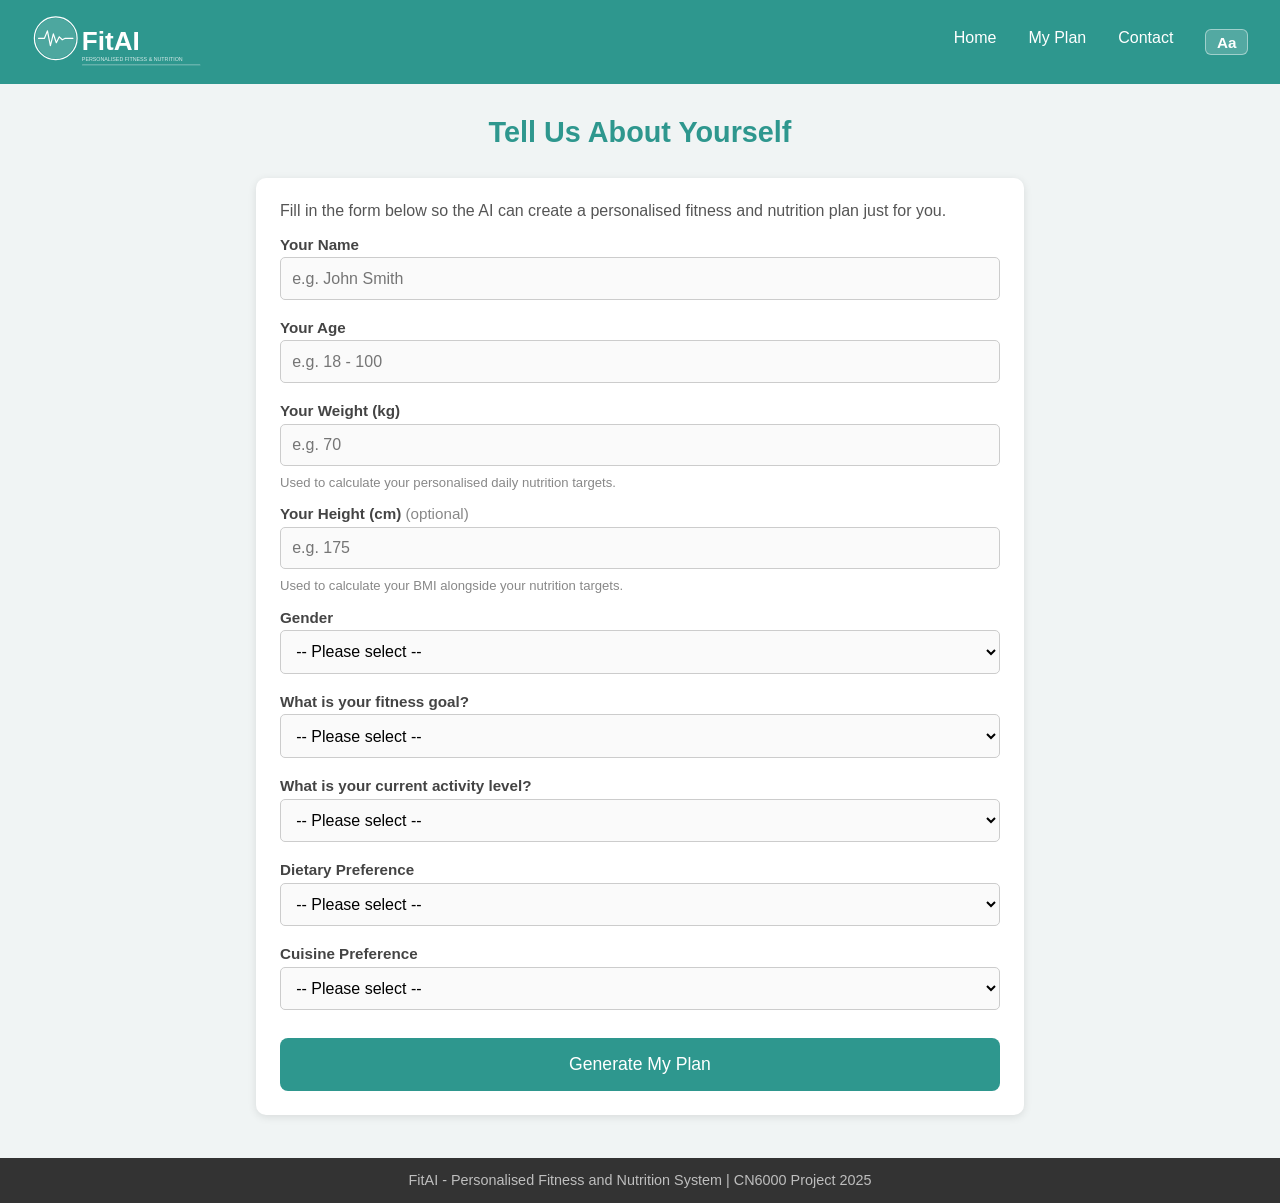
<file: setup.html>
<!DOCTYPE html>
<html lang="en">

<head>
    <title>FitAI - Set Up Your Plan</title>
    <meta charset="UTF-8">
    <meta name="viewport" content="width=device-width, initial-scale=1.0">
    <link rel="stylesheet" href="style.css">
</head>

<body>

    <header>
        <h1><a href="index.html" class="header-title-link"><img src="fitai_logo_white.svg" alt="FitAI" class="header-logo"></a></h1>
        <nav>
            <ul>
                <li><a href="index.html">Home</a></li>
                <li><a href="setup.html">My Plan</a></li>
                <li><a href="contact.html">Contact</a></li>
                <li>
                    <div class="accessibility-wrapper">
                        <button class="accessibility-btn" onclick="toggleAccessibilityPanel()" title="Accessibility Options">Aa</button>
                        <div class="accessibility-panel" id="accessibilityPanel" style="display:none;">
                            <p class="acc-panel-title">Accessibility</p>
                            <button id="acc_darkBtn"     class="acc-option" onclick="toggleDarkMode()">Dark Mode</button>
                            <button id="acc_largeBtn"    class="acc-option" onclick="toggleLargeText()">Larger Text</button>
                            <button id="acc_contrastBtn" class="acc-option" onclick="toggleHighContrast()">High Contrast</button>
                        </div>
                    </div>
                </li>
            </ul>
        </nav>
    </header>

    <main>

        <h2>Tell Us About Yourself</h2>

        <div class="card">

            <p style="margin-bottom: 1em; color: #555;">
                Fill in the form below so the AI can create a personalised fitness and nutrition plan just for you.
            </p>

            <form id="profileForm">

                <label for="name">Your Name</label>
                <input type="text" id="name" placeholder="e.g. John Smith" required>
                <p class="field-error" id="nameError" style="display:none;">
                    Oops! Please enter a valid name using letters only.
                </p>

                <label for="age">Your Age</label>
                <input type="number" id="age" placeholder="e.g. 18 - 100" min="18" max="100" required>
                <p class="field-error" id="ageError" style="display:none;">
                    Oops! Please enter an age between 18 and 100.
                </p>

                <label for="weight">Your Weight (kg)</label>
                <input type="number" id="weight" placeholder="e.g. 70" min="30" max="300" required>
                <p style="font-size:0.82em; color:#888; margin-top:-0.8em; margin-bottom:1.2em;">
                    Used to calculate your personalised daily nutrition targets.
                </p>
                <p class="field-error" id="weightError" style="display:none;">
                    Oops! Please enter a valid weight between 30 and 300 kg.
                </p>

                <label for="height">Your Height (cm) <span style="font-weight:normal; color:#888;">(optional)</span></label>
                <input type="number" id="height" placeholder="e.g. 175" min="100" max="250">
                <p style="font-size:0.82em; color:#888; margin-top:-0.8em; margin-bottom:1.2em;">
                    Used to calculate your BMI alongside your nutrition targets.
                </p>
                <p class="field-error" id="heightError" style="display:none;">
                    Oops! Please enter a valid height between 100 and 250 cm.
                </p>

                <label for="gender">Gender</label>
                <select id="gender" required>
                    <option value="">-- Please select --</option>
                    <option value="male">Male</option>
                    <option value="female">Female</option>
                    <option value="prefer_not">Prefer not to say</option>
                </select>
                <p class="field-error" id="genderError" style="display:none;">
                    Please select a gender option to continue.
                </p>

                <label for="goal">What is your fitness goal?</label>
                <select id="goal" required>
                    <option value="">-- Please select --</option>
                    <option value="lose_weight">Lose Weight</option>
                    <option value="build_muscle">Build Muscle</option>
                    <option value="improve_fitness">Improve General Fitness</option>
                    <option value="maintain">Maintain Current Fitness</option>
                </select>
                <p class="field-error" id="goalError" style="display:none;">
                    Please select a fitness goal to continue.
                </p>

                <label for="activityLevel">What is your current activity level?</label>
                <select id="activityLevel" required>
                    <option value="">-- Please select --</option>
                    <option value="beginner">Beginner (little or no exercise)</option>
                    <option value="intermediate">Intermediate (exercise 2-3 times a week)</option>
                    <option value="advanced">Advanced (exercise 4+ times a week)</option>
                </select>
                <p class="field-error" id="activityError" style="display:none;">
                    Please select your current activity level to continue.
                </p>

                <label for="diet">Dietary Preference</label>
                <select id="diet" required>
                    <option value="">-- Please select --</option>
                    <option value="no_preference">No Preference</option>
                    <option value="vegetarian">Vegetarian</option>
                    <option value="vegan">Vegan</option>
                    <option value="halal">Halal</option>
                    <option value="gluten_free">Gluten Free</option>
                </select>
                <p class="field-error" id="dietError" style="display:none;">
                    Please select a dietary preference to continue.
                </p>

                <label for="cuisine">Cuisine Preference</label>
                <select id="cuisine" required>
                    <option value="">-- Please select --</option>
                    <option value="no_preference">No Preference (Mixed / Western)</option>
                    <option value="south_asian">South Asian (Indian, Pakistani, Bangladeshi)</option>
                    <option value="middle_eastern">Middle Eastern / North African</option>
                    <option value="east_asian">East Asian (Chinese, Japanese, Korean)</option>
                    <option value="west_african">West African / Caribbean</option>
                    <option value="mediterranean">Mediterranean (Greek, Italian, Spanish)</option>
                </select>
                <p class="field-error" id="cuisineError" style="display:none;">
                    Please select a cuisine preference to continue.
                </p>

                <button type="submit" class="btn">Generate My Plan</button>

            </form>

        </div>

    </main>

    <footer>
        <p>FitAI - Personalised Fitness and Nutrition System | CN6000 Project 2025</p>
    </footer>

    <script src="app.js"></script>

    <script>
        // Pre-fill the form if the user already has a saved profile
        var existing = loadProfile();
        if (existing !== null) {
            document.getElementById("name").value          = existing.name;
            document.getElementById("age").value           = existing.age;
            document.getElementById("weight").value        = existing.weight || "";
            document.getElementById("height").value        = existing.height || "";
            document.getElementById("gender").value        = existing.gender;
            document.getElementById("goal").value          = existing.goal;
            document.getElementById("activityLevel").value = existing.activityLevel;
            document.getElementById("diet").value          = existing.diet;
            document.getElementById("cuisine").value       = existing.cuisine;
        }

        var nameInput = document.getElementById("name");

        // Strip non-letter characters as the user types in the name field
        nameInput.addEventListener("input", function() {
            nameInput.value = nameInput.value.replace(/[^a-zA-Z\s-]/g, "");
        });

        // Prevent "e", "E", "+" and "-" in number fields.
        // Browsers allow these by default because of scientific notation (e.g. 1e5),
        // but they make no sense for age or weight.
        var numberInputs = [
            document.getElementById("age"),
            document.getElementById("weight"),
            document.getElementById("height")
        ];
        numberInputs.forEach(function(input) {
            input.addEventListener("keydown", function(e) {
                if (e.key === "e" || e.key === "E" || e.key === "+" || e.key === "-") {
                    e.preventDefault();
                }
            });
        });

        function showError(errorId) {
            document.getElementById(errorId).style.display = "block";
            document.getElementById(errorId).scrollIntoView({ behavior: "smooth", block: "center" });
        }

        function hideError(errorId) {
            document.getElementById(errorId).style.display = "none";
        }

        document.getElementById("profileForm").addEventListener("submit", function(event) {
            event.preventDefault();

            var name          = document.getElementById("name").value.trim();
            var age           = document.getElementById("age").value;
            var weight        = document.getElementById("weight").value;
            var height        = document.getElementById("height").value;
            var gender        = document.getElementById("gender").value;
            var goal          = document.getElementById("goal").value;
            var activityLevel = document.getElementById("activityLevel").value;
            var diet          = document.getElementById("diet").value;
            var cuisine       = document.getElementById("cuisine").value;

            // Hide all errors before re-validating
            hideError("nameError");
            hideError("ageError");
            hideError("weightError");
            hideError("heightError");
            hideError("genderError");
            hideError("goalError");
            hideError("activityError");
            hideError("dietError");
            hideError("cuisineError");

            if (name === "" || !/^[a-zA-Z\s-]+$/.test(name)) { showError("nameError");    return; }
            if (age === "" || parseInt(age) < 18 || parseInt(age) > 100) { showError("ageError"); return; }
            if (weight === "" || parseFloat(weight) < 30 || parseFloat(weight) > 300) { showError("weightError"); return; }
            if (height !== "" && (parseFloat(height) < 100 || parseFloat(height) > 250)) { showError("heightError"); return; }
            if (gender === "")        { showError("genderError");   return; }
            if (goal === "")          { showError("goalError");     return; }
            if (activityLevel === "") { showError("activityError"); return; }
            if (diet === "")          { showError("dietError");     return; }
            if (cuisine === "")       { showError("cuisineError");  return; }

            // Save the profile and starting difficulty to localStorage
            saveProfile({ name: name, age: age, weight: weight, height: height, gender: gender, goal: goal, activityLevel: activityLevel, diet: diet, cuisine: cuisine });
            saveDifficulty(getStartingDifficulty(activityLevel));

            // Send the user to their personalised dashboard
            window.location.href = "dashboard.html";
        });
    </script>

</body>
</html>
</file>
<file: style.css>
/* style.css - This file controls how the website looks */

/* This removes default spacing from every element on the page */
* {
    margin: 0;
    padding: 0;
    box-sizing: border-box; /* Makes width/height calculations easier */
    font-family: Arial, sans-serif; /* Sets the font for the whole site */
}

/* The body is the entire visible page */
body {
    background-color: #f0f4f4; /* Light grey-green background */
    color: #333333; /* Dark grey text */
}

/* The header is the top bar showing the site title and navigation */
header {
    background-color: #2e978e; /* Teal green colour */
    color: white;
    padding: 1em 2em; /* Adds space inside the header */
    display: flex; /* Puts items side by side */
    justify-content: space-between; /* Pushes title left, nav right */
    align-items: center; /* Vertically centres the items */
}

/* The site title inside the header */
header h1 {
    font-size: 1.4em;
}

/* The link wrapped around the title - keeps it looking like plain white text */
.header-title-link {
    color: white;
    text-decoration: none;
    display: flex;
    align-items: center;
}

.header-title-link:hover {
    opacity: 0.85;
    text-decoration: none;
}

.header-logo {
    height: 52px;
    width: auto;
    display: block;
}

.hero-logo {
    width: 300px;
    max-width: 85%;
    margin-bottom: 1.2em;
    display: center;
}

/* The navigation list inside the header */
nav ul {
    list-style: none; /* Removes bullet points from the list */
    display: flex; /* Shows links side by side */
    gap: 2em; /* Adds space between each link */
}

/* Each navigation link */
nav ul li a {
    color: white;
    text-decoration: none; /* Removes the underline from links */
    font-size: 1em;
}

/* Navigation links when the mouse hovers over them */
nav ul li a:hover {
    background-color: #1d6b64; /* Darker teal on hover */
    padding: 0.3em 0.6em;
    border-radius: 5px; /* Rounded corners on the hover box */
}

/* The main section holds the main content of each page */
main {
    max-width: 800px; /* Limits the width so content does not stretch too wide */
    margin: 2em auto; /* Centers the content horizontally */
    padding: 0 1em; /* Adds a small gap on the sides */
}

/* The main page heading on each page */
h2 {
    text-align: center;
    color: #2e978e; /* Teal colour to match the header */
    margin-bottom: 1em;
    font-size: 1.8em;
}

/* A card is a white rounded box used to group content */
.card {
    background-color: white;
    border-radius: 10px; /* Rounded corners */
    padding: 1.5em; /* Space inside the card */
    margin-bottom: 1.5em; /* Space below each card */
    box-shadow: 0 2px 8px rgba(0, 0, 0, 0.1); /* Subtle shadow to lift the card */
}

/* The heading inside a card */
.card h3 {
    color: #2e978e;
    margin-bottom: 0.8em;
    font-size: 1.3em;
    border-bottom: 2px solid #2e978e; /* A line under the heading */
    padding-bottom: 0.3em;
}

/* A list inside a card (used for exercises and meals) */
.card ul {
    list-style: none; /* Removes bullet points */
    padding: 0;
}

/* Each item in the list */
.card ul li {
    padding: 0.6em 0; /* Space above and below each item */
    border-bottom: 1px solid #e8e8e8; /* Light line between items */
    font-size: 1em;
}

/* Removes the line from the very last item in the list */
.card ul li:last-child {
    border-bottom: none;
}

/* Friendly error messages shown below each form field when validation fails */
.field-error {
    color: #e74c3c;
    font-size: 0.88em;
    margin-top: -0.8em;
    margin-bottom: 1em;
}

/* Labels on the form (the text above each input box) */
label {
    display: block; /* Puts the label on its own line */
    margin-bottom: 0.3em;
    font-weight: bold;
    color: #444;
    font-size: 0.95em;
}

/* Text boxes and dropdown menus on the form */
input, select {
    width: 100%; /* Stretches to fill the full width */
    padding: 0.7em;
    margin-bottom: 1.2em;
    border: 1px solid #ccc; /* Light grey border */
    border-radius: 5px;
    font-size: 1em;
    background-color: #fafafa;
}

/* Highlight the input when the user clicks on it */
input:focus, select:focus {
    border-color: #2e978e;
    outline: none; /* Removes the default browser blue outline */
}

/* The standard button used across all pages */
.btn {
    display: block; /* Takes up its own line */
    width: 100%;
    padding: 0.9em;
    background-color: #2e978e;
    color: white;
    border: none; /* Removes the default border */
    border-radius: 8px;
    font-size: 1.1em;
    cursor: pointer; /* Shows a hand cursor when hovering */
    text-align: center;
    text-decoration: none; /* Removes underline when used as a link */
    margin-top: 0.5em;
}

/* Button colour change when hovered */
.btn:hover {
    background-color: #1d6b64; /* Slightly darker teal */
}

/* The three feedback buttons sit in a column with space between them */
.feedback-buttons {
    display: flex;
    flex-direction: column; /* Stack the buttons on top of each other */
    gap: 1em; /* Space between each button */
}

/* Green button for "Too Easy" */
.btn-easy {
    background-color: #27ae60;
}
.btn-easy:hover {
    background-color: #1e8449;
}

/* Orange button for "Challenging but Manageable" */
.btn-manageable {
    background-color: #e67e22;
}
.btn-manageable:hover {
    background-color: #ca6f1e;
}

/* Red button for "Too Difficult" */
.btn-hard {
    background-color: #e74c3c;
}
.btn-hard:hover {
    background-color: #c0392b;
}

/* ===== FEEDBACK PAGE IMPROVEMENTS ===== */

/* Session context strip */
.session-strip {
    display: flex;
    gap: 1em;
    margin-bottom: 1.4em;
    flex-wrap: wrap;
}
.session-strip-item {
    flex: 1;
    min-width: 100px;
    background: #f0f8f7;
    border: 1px solid #c8e6e4;
    border-radius: 8px;
    padding: 0.6em 1em;
    text-align: center;
}
.session-strip-value {
    display: block;
    font-size: 1.3em;
    font-weight: 700;
    color: #2e978e;
}
.session-strip-label {
    display: block;
    font-size: 0.75em;
    color: #666;
    margin-top: 0.1em;
}

/* Sub-label inside each feedback button */
.btn-sub {
    display: block;
    font-size: 0.74em;
    font-weight: normal;
    opacity: 0.88;
    margin-top: 0.28em;
}

/* Fitness tip card */
.tip-card {
    background: #f7fcfb;
    border-left: 4px solid #2e978e;
    border-radius: 0 8px 8px 0;
    padding: 0.9em 1.1em;
    margin-top: 1.4em;
    color: #444;
    font-size: 0.92em;
}
.tip-label {
    font-size: 0.72em;
    font-weight: 700;
    color: #2e978e;
    text-transform: uppercase;
    letter-spacing: 0.05em;
    margin-bottom: 0.3em;
    display: block;
}

/* The result message shown after the user submits feedback */
.result-message {
    display: none; /* Hidden by default - JavaScript makes it visible */
    background-color: #e8f8f5; /* Light teal background */
    border: 1px solid #2e978e;
    border-radius: 8px;
    padding: 1em;
    text-align: center;
    font-size: 1.05em;
    margin-top: 1.5em;
    color: #1d6b64;
}

/* The difficulty level badge shown on the dashboard */
.difficulty-badge {
    display: inline-block;
    background-color: #2e978e;
    color: white;
    padding: 0.3em 0.9em;
    border-radius: 20px; /* Pill shape */
    font-size: 0.95em;
    font-weight: bold;
}

/* The welcome message shown at the top of the dashboard */
.welcome {
    text-align: center;
    font-size: 1.15em;
    margin-bottom: 1.5em;
    color: #555;
}

/* ===== HERO SECTION ===== */

/* Full-width teal gradient banner on the home page */
.hero {
    background: linear-gradient(135deg, #2e978e 0%, #1a5c57 100%);
    color: white;
    padding: 4em 2em 3em 2em;
    text-align: center;
}

/* The large headline inside the hero */
.hero-headline {
    font-size: 2em;
    font-weight: bold;
    color: white;
    margin-bottom: 0.5em;
    line-height: 1.3;
}

/* The subheading paragraph below the headline */
.hero-sub {
    font-size: 1.05em;
    opacity: 0.92;
    max-width: 580px;
    margin: 0 auto 1.8em auto;
    line-height: 1.7;
}

/* The "Build My Plan" button in the hero - white pill shape */
.hero-cta {
    display: inline-block;
    padding: 0.85em 2.5em;
    background-color: white;
    color: #2e978e;
    font-weight: bold;
    font-size: 1.05em;
    border-radius: 30px;
    text-decoration: none;
    transition: background-color 0.2s;
}

.hero-cta:hover {
    background-color: #e8f8f5;
}

/* The row of three feature cards below the headline */
.hero-features {
    display: flex;
    gap: 1.5em;
    margin-top: 3em;
    justify-content: center;
    flex-wrap: wrap;
    max-width: 860px;
    margin-left: auto;
    margin-right: auto;
}

/* Each individual feature card */
.hero-card {
    background: rgba(255, 255, 255, 0.13);
    border-radius: 12px;
    padding: 1.8em 1.4em;
    flex: 1;
    min-width: 180px;
    max-width: 240px;
    text-align: center;
}

/* Override the global h3 card style so hero card headings stay white */
.hero-card h3 {
    color: white;
    font-size: 1.05em;
    margin: 0.6em 0 0.4em 0;
    border-bottom: none;
    padding-bottom: 0;
}

.hero-card p {
    font-size: 0.88em;
    opacity: 0.85;
    line-height: 1.6;
    margin: 0;
}

/* Circular icon shown above each feature card heading */
.hero-icon {
    width: 52px;
    height: 52px;
    border-radius: 50%;
    background-color: rgba(255, 255, 255, 0.25);
    color: white;
    font-size: 1.3em;
    font-weight: bold;
    display: flex;
    align-items: center;
    justify-content: center;
    margin: 0 auto 0.6em auto;
}

/* ===== LANDING PAGE SECTIONS ===== */

/* Shared wrapper for each section on the landing page */
.landing-section {
    padding: 3em 0 2em 0;
    text-align: center;
}

/* Alternate section gets a very light background to break up the page visually */
.landing-section-alt {
    background-color: #f7fbfb;
    border-radius: 12px;
    padding: 2.5em 1.5em;
    margin-bottom: 1.5em;
}

/* Section headings on the landing page */
.section-heading {
    font-size: 1.7em;
    color: #2e978e;
    margin-bottom: 0.3em;
}

/* Subheading below each section heading */
.section-sub {
    color: #777;
    font-size: 1em;
    margin-bottom: 2em;
}

/* Three-column grid for the features */
.features-grid {
    display: flex;
    gap: 1.5em;
    justify-content: center;
    flex-wrap: wrap;
}

/* Each feature card on the landing page */
.feature-card {
    background-color: white;
    border-radius: 12px;
    padding: 2em 1.5em;
    flex: 1;
    min-width: 200px;
    max-width: 240px;
    box-shadow: 0 2px 12px rgba(0, 0, 0, 0.08);
    text-align: center;
}

.feature-card h3 {
    color: #2e978e;
    font-size: 1.05em;
    margin: 0.7em 0 0.4em 0;
}

.feature-card p {
    font-size: 0.9em;
    color: #555;
    line-height: 1.6;
}

/* Circular icon at the top of each feature card */
.feature-icon-circle {
    width: 54px;
    height: 54px;
    border-radius: 50%;
    background-color: #2e978e;
    color: white;
    font-size: 1.3em;
    font-weight: bold;
    display: flex;
    align-items: center;
    justify-content: center;
    margin: 0 auto 0.5em auto;
}

/* How it works - three steps in a row with connectors between them */
.steps-grid {
    display: flex;
    align-items: center;
    justify-content: center;
    gap: 0;
    flex-wrap: wrap;
}

/* Each numbered step card */
.step-card {
    background-color: white;
    border-radius: 12px;
    padding: 1.8em 1.4em;
    flex: 1;
    min-width: 180px;
    max-width: 220px;
    box-shadow: 0 2px 10px rgba(0, 0, 0, 0.07);
    text-align: center;
}

.step-card h3 {
    color: #2e978e;
    font-size: 1em;
    margin: 0.6em 0 0.4em 0;
}

.step-card p {
    font-size: 0.88em;
    color: #555;
    line-height: 1.6;
}

/* Large step number circle */
.step-number {
    width: 48px;
    height: 48px;
    border-radius: 50%;
    background: linear-gradient(135deg, #2e978e, #1d6b64);
    color: white;
    font-size: 1.3em;
    font-weight: bold;
    display: flex;
    align-items: center;
    justify-content: center;
    margin: 0 auto 0.5em auto;
}

/* Arrow connector between steps - hidden on mobile */
.step-connector {
    width: 40px;
    height: 2px;
    background-color: #2e978e;
    opacity: 0.4;
    flex-shrink: 0;
}

/* Stats row - four numbers in a horizontal band */
.stats-section {
    display: flex;
    justify-content: space-around;
    flex-wrap: wrap;
    gap: 1em;
    background: linear-gradient(135deg, #2e978e, #1d6b64);
    border-radius: 12px;
    padding: 2em 1em;
    margin-bottom: 2em;
    text-align: center;
}

/* Each stat block */
.stat-item {
    display: flex;
    flex-direction: column;
    align-items: center;
    min-width: 100px;
}

/* The large number in the stat block */
.stat-number {
    font-size: 2.4em;
    font-weight: bold;
    color: white;
    line-height: 1;
}

/* The label below the number */
.stat-label {
    font-size: 0.82em;
    color: rgba(255, 255, 255, 0.85);
    margin-top: 0.3em;
}

/* Final CTA section at the bottom of the landing page */
.final-cta-section {
    text-align: center;
    padding: 2.5em 1em 3em 1em;
}

.final-cta-section h2 {
    margin-bottom: 0.4em;
}

/* The large button in the final CTA */
.final-cta-btn {
    display: inline-block;
    width: auto;
    padding: 0.9em 3em;
    font-size: 1.1em;
    border-radius: 30px;
    text-decoration: none;
}

/* ===== VISUAL IMPROVEMENTS ===== */

/* Slightly softer shadow and hover lift on all cards */
.card {
    transition: box-shadow 0.2s;
}

.card:hover {
    box-shadow: 0 4px 16px rgba(0, 0, 0, 0.13);
}

/* The footer is the dark bar at the bottom of every page */
footer {
    background-color: #333;
    color: #bebebe; /* Light grey text */
    text-align: center;
    padding: 1em;
    margin-top: 3em;
    font-size: 0.9em;
}

/* ===== MOTIVATIONAL MESSAGE BANNER ===== */

/* The large coloured banner shown at the top of the dashboard */
/* It is outside the card so it stands out as a full-width feature */
.message-banner {
    border-radius: 12px;
    padding: 1.8em 2em;
    margin-bottom: 1.5em;
    text-align: center;
    color: white;
    box-shadow: 0 4px 14px rgba(0, 0, 0, 0.18); /* Deeper shadow for prominence */
}

/* The main message text inside the banner */
.message-banner p {
    margin: 0;
    font-size: 1.3em; /* Larger than normal text */
    font-weight: bold;
    line-height: 1.6; /* Comfortable spacing between lines */
}

/* Level 1 - calming blue to welcome beginners */
.message-banner-1 { background-color: #3498db; }

/* Level 2 - teal, matches the site's familiar colour */
.message-banner-2 { background-color: #2e978e; }

/* Level 3 - green, represents growth and progress */
.message-banner-3 { background-color: #27ae60; }

/* Level 4 - purple, represents ambition and achievement */
.message-banner-4 { background-color: #8e44ad; }

/* Level 5 - gold gradient for elite status */
.message-banner-5 { background: linear-gradient(135deg, #f6d365, #fda085); }

/* ===== ATHLETE BADGE ===== */

/* Special gold badge shown when the user reaches difficulty level 5 */
.athlete-badge {
    text-align: center;
    background: linear-gradient(135deg, #f6d365, #fda085);
    /* Gradient goes from gold to orange */
    color: white;
    padding: 0.8em 1em;
    border-radius: 8px;
    font-weight: bold;
    font-size: 1em;
    margin-top: 0.8em;
}

/* Gold colour for the difficulty badge when at level 5 */
.difficulty-badge-elite {
    background: linear-gradient(135deg, #f6d365, #fda085);
    /* Overrides the default teal colour with gold */
}

/* ===== NUTRITION PANEL ===== */

/* The button that shows or hides the nutrition information */
.btn-nutrition {
    display: block;
    width: 100%;
    padding: 0.7em;
    background-color: transparent; /* No background - just a border */
    color: #2e978e;
    border: 2px solid #2e978e;
    border-radius: 8px;
    font-size: 1em;
    cursor: pointer;
    text-align: center;
    margin-top: 1em;
}

/* Nutrition button changes background slightly when hovered */
.btn-nutrition:hover {
    background-color: #e8f8f5;
}

/* The panel that holds the nutrition information - hidden by default */
.nutrition-panel {
    display: none; /* JavaScript will change this to "block" when the button is clicked */
    margin-top: 1.2em;
    padding-top: 1em;
    border-top: 1px solid #e0e0e0; /* A line separating it from the meal list */
}

/* Heading inside the nutrition panel */
.nutrition-panel h4 {
    text-align: center;
    color: #2e978e;
    margin-bottom: 0.8em;
    font-size: 1.05em;
}

/* The grid holds the four nutrition boxes side by side */
.nutrition-grid {
    display: flex;
    justify-content: space-around; /* Spreads the boxes evenly */
    flex-wrap: wrap; /* Wraps to the next line on small screens */
    gap: 0.6em;
}

/* Each individual nutrition box */
.nutrition-item {
    display: flex;
    flex-direction: column; /* Stacks the value above the label */
    align-items: center;
    background-color: #f0faf8; /* Very light teal background */
    border: 1px solid #b8e8e2;
    border-radius: 8px;
    padding: 0.8em 1.2em;
    min-width: 110px; /* Makes sure each box has enough width */
}

/* The number shown in the nutrition box (e.g. ~130g) */
.nutrition-value {
    font-size: 1.2em;
    font-weight: bold;
    color: #2e978e;
}

/* The label below the number (e.g. Protein) */
.nutrition-label {
    font-size: 0.82em;
    color: #666;
    margin-top: 0.2em;
}

/* ===== MEAL OPTION CARDS (on feedback page) ===== */

/* Each card shows one full meal plan option (breakfast, lunch, dinner) */
.meal-option-card {
    border: 2px solid #e0e0e0;
    border-radius: 10px;
    padding: 1em 1.2em;
    margin-bottom: 1em;
    background-color: #fafafa;
}

/* The label at the top of each card (Option A, Option B, Option C) */
.meal-option-card strong {
    display: block;
    color: #2e978e;
    margin-bottom: 0.6em;
    font-size: 1em;
}

/* The list of meals inside the card */
.meal-option-card ul {
    list-style: none;
    padding: 0;
    margin-bottom: 0.8em;
}

/* Each meal row (Breakfast / Lunch / Dinner) */
.meal-option-card ul li {
    padding: 0.35em 0;
    font-size: 0.92em;
    color: #444;
    border-bottom: 1px solid #eeeeee;
}

/* Remove border from the last meal row */
.meal-option-card ul li:last-child {
    border-bottom: none;
}

/* When a meal card is selected, give it a teal border and light background */
.meal-option-selected {
    border-color: #2e978e;
    background-color: #e8f8f5;
}

/* Stronger selected state specifically for the per-slot meal picker tiles */
.meal-slot-option.meal-option-selected {
    border-color: #2e978e;
    border-width: 2px;
    background-color: #e8f8f5;
    box-shadow: 0 2px 10px rgba(46, 151, 142, 0.25);
    position: relative; /* Needed so the badge can be positioned inside the tile */
}

/* The "✓ Selected" badge that appears in the top-right corner of the chosen tile */
.meal-slot-option.meal-option-selected::after {
    content: "\2713 Selected"; /* \2713 is the ✓ tick character */
    position: absolute;
    top: 0.55em;
    right: 0.75em;
    font-size: 0.75em;
    font-weight: bold;
    color: white;
    background-color: #2e978e;
    padding: 0.15em 0.6em;
    border-radius: 20px; /* Pill shape */
}

/* ===== STREAK CARD ===== */

/* The row that holds the streak number and label side by side */
.streak-display {
    display: flex;
    align-items: baseline;
    gap: 0.4em;
    margin: 0.4em 0 0.6em 0;
}

/* The large number showing how many days in a row */
.streak-number {
    font-size: 3em;
    font-weight: bold;
    color: #2e978e;
    line-height: 1;
}

/* The small text next to the number */
.streak-label {
    font-size: 1em;
    color: #555;
}

/* The rest day advisory box - warm yellow to stand out gently */
.rest-day-notice {
    background-color: #fff8e1;
    border: 1px solid #ffd54f;
    border-radius: 8px;
    padding: 0.8em 1em;
    margin-top: 0.8em;
    font-size: 0.93em;
    color: #555;
    line-height: 1.5;
}

/* Bold heading inside the rest day box */
.rest-day-notice strong {
    display: block;
    margin-bottom: 0.3em;
    color: #333;
}

/* ===== STREAK STATUS INDICATOR ===== */

.streak-status {
    display: flex;
    align-items: center;
    gap: 0.6em;
    padding: 0.7em 1em;
    border-radius: 8px;
    font-size: 0.9em;
    font-weight: 600;
}
.streak-status-dot {
    width: 10px;
    height: 10px;
    border-radius: 50%;
    flex-shrink: 0;
}
.streak-safe {
    background: #eafaf1;
    color: #1e8449;
    border: 1px solid #a9dfbf;
}
.streak-safe .streak-status-dot { background: #27ae60; }

.streak-warning {
    background: #fff8e1;
    color: #7d6608;
    border: 1px solid #f9ca24;
}
.streak-warning .streak-status-dot { background: #f6b93b; }

.streak-urgent {
    background: #fdecea;
    color: #922b21;
    border: 1px solid #f1948a;
}
.streak-urgent .streak-status-dot {
    background: #e74c3c;
    animation: pulse-dot 1s ease infinite;
}

@keyframes pulse-dot {
    0%, 100% { opacity: 1; }
    50%       { opacity: 0.3; }
}

/* ===== ACTIVITY CALENDAR ===== */

.activity-calendar-wrap {
    margin-top: 0.8em;
    overflow-x: auto;
}

.cal-day-headers {
    display: grid;
    grid-template-columns: repeat(7, 1fr);
    gap: 4px;
    margin-bottom: 4px;
}

.cal-day-header {
    text-align: center;
    font-size: 0.7em;
    color: #999;
    font-weight: 600;
}

.activity-grid {
    display: grid;
    grid-template-columns: repeat(7, 1fr);
    gap: 4px;
}

.cal-day {
    aspect-ratio: 1;
    border-radius: 4px;
    cursor: default;
    transition: transform 0.1s;
    position: relative;
}

.cal-day:hover { transform: scale(1.2); z-index: 1; }

.cal-trained  { background: #27ae60; }
.cal-missed   { background: #e74c3c; opacity: 0.75; }
.cal-rest     { background: #85c1e9; }
.cal-today    { background: #f0f4f4; border: 2px solid #2e978e; }
.cal-empty    { background: #f0f4f4; opacity: 0.35; }

.cal-legend {
    display: flex;
    gap: 1.2em;
    flex-wrap: wrap;
    margin-top: 0.8em;
    font-size: 0.78em;
    color: #666;
}

.cal-legend-item {
    display: flex;
    align-items: center;
    gap: 0.4em;
}

.cal-legend-dot {
    width: 12px;
    height: 12px;
    border-radius: 3px;
    flex-shrink: 0;
}

/* ===== REST DAY PLANNER ===== */

.rest-day-planner {
    margin-top: 1.2em;
    padding-top: 1.2em;
    border-top: 1px solid #eee;
}

.rest-day-planner p {
    font-size: 0.88em;
    color: #666;
    margin-bottom: 0.8em;
}

.rest-day-options {
    display: flex;
    gap: 0.8em;
    flex-wrap: wrap;
}

.btn-rest-day {
    padding: 0.55em 1.1em;
    border: 2px solid #85c1e9;
    border-radius: 8px;
    background: #fff;
    color: #2980b9;
    font-size: 0.88em;
    font-weight: 600;
    cursor: pointer;
    transition: background 0.15s, color 0.15s;
}

.btn-rest-day:hover,
.btn-rest-day.rest-marked {
    background: #85c1e9;
    color: #fff;
}

/* ===== ACTIVITY CALENDAR ===== */

.calendar-grid {
    display: grid;
    grid-template-columns: repeat(7, 1fr);
    gap: 4px;
    margin-top: 0.8em;
}

.calendar-day-label {
    text-align: center;
    font-size: 0.7em;
    color: #aaa;
    font-weight: 600;
    padding-bottom: 2px;
}

.calendar-cell {
    aspect-ratio: 1;
    border-radius: 4px;
    cursor: default;
    position: relative;
}

/* Tooltip on hover */
.calendar-cell:hover::after {
    content: attr(data-label);
    position: absolute;
    bottom: calc(100% + 5px);
    left: 50%;
    transform: translateX(-50%);
    background: #333;
    color: #fff;
    font-size: 0.7em;
    padding: 3px 7px;
    border-radius: 4px;
    white-space: nowrap;
    pointer-events: none;
    z-index: 10;
}

.cal-trained  { background: #27ae60; }
.cal-rest     { background: #85c1e9; }
.cal-missed   { background: #f1948a; }
.cal-future   { background: #eee; }
.cal-inactive { background: #f4f4f4; }

.calendar-legend {
    display: flex;
    gap: 1.2em;
    flex-wrap: wrap;
    margin-top: 0.8em;
    font-size: 0.78em;
    color: #666;
}
.legend-item {
    display: flex;
    align-items: center;
    gap: 0.4em;
}
.legend-dot {
    width: 12px;
    height: 12px;
    border-radius: 3px;
    flex-shrink: 0;
}

/* ===== REST DAY SCHEDULING ===== */

.rest-day-section {
    margin-top: 1em;
    text-align: center;
}

.btn-rest {
    background: transparent;
    border: 2px solid #85c1e9;
    color: #2471a3;
    padding: 0.65em 1.4em;
    border-radius: 8px;
    font-size: 0.92em;
    font-weight: 600;
    cursor: pointer;
    transition: background 0.2s, color 0.2s;
}
.btn-rest:hover {
    background: #85c1e9;
    color: #fff;
}

.rest-day-today-notice {
    background: #eaf4fb;
    border: 1px solid #85c1e9;
    border-radius: 8px;
    padding: 1em 1.2em;
    color: #2471a3;
    font-size: 0.93em;
    text-align: center;
    margin-top: 1em;
}

/* ===== PROGRESS HISTORY CHART ===== */

/* The container that holds all the bars side by side */
.history-bars {
    display: flex;
    align-items: flex-end; /* Bars grow upward from the bottom */
    justify-content: center;
    gap: 0.9em;
    height: 110px; /* Fixed height so all bars sit on the same baseline */
    border-bottom: 2px solid #e0e0e0;
    padding-bottom: 0;
    margin: 1em 0 0.5em 0;
}

/* Each bar and its label sit inside this wrapper */
.history-bar-wrap {
    display: flex;
    flex-direction: column;
    align-items: center;
    gap: 0.3em;
}

/* The coloured bar itself - height is set by JavaScript based on the level */
.history-bar {
    width: 32px;
    background-color: #2e978e;
    border-radius: 4px 4px 0 0; /* Rounded at the top only */
    min-height: 4px; /* Always show at least a sliver */
}

/* The small label below each bar (e.g. "S1", "S2") */
.history-bar-label {
    font-size: 0.72em;
    color: #888;
}

/* ===== BADGE TILES ===== */

/* The flex container that wraps all badge tiles */
.badges-grid {
    display: flex;
    flex-wrap: wrap; /* Wraps to next line if there are too many to fit */
    gap: 0.6em;
    margin-top: 0.6em;
}

/* Each individual badge tile */
.badge-tile {
    padding: 0.5em 1em;
    border-radius: 20px; /* Pill shape */
    font-size: 0.85em;
    font-weight: bold;
    text-align: center;
}

/* Earned badge - teal filled */
.badge-earned {
    background-color: #2e978e;
    color: white;
}

/* Locked badge - grey, slightly faded */
.badge-locked {
    background-color: #e0e0e0;
    color: #999;
    font-weight: normal;
}

/* ===== PER-SLOT MEAL PICKER ===== */

/* Section heading for each meal slot (Breakfast / Lunch / Dinner) */
.meal-slot-heading {
    color: #2e978e;
    font-size: 1em;
    margin: 1.2em 0 0.5em 0;
    padding-bottom: 0.25em;
    border-bottom: 1px solid #e0e0e0;
}

/* Each individual clickable option tile within a slot */
.meal-slot-option {
    display: flex;
    flex-direction: column;
    border: 2px solid #e0e0e0;
    border-radius: 8px;
    padding: 0.6em 0.9em;
    margin-bottom: 0.5em;
    background-color: #fafafa;
    cursor: pointer; /* Shows a hand cursor so the user knows it is clickable */
    transition: border-color 0.15s, background-color 0.15s;
}

.meal-slot-option:hover {
    border-color: #2e978e;
    background-color: #f0faf8;
}

/* The "Option 1 — Default" label at the top of each tile */
.meal-slot-label {
    font-size: 0.78em;
    font-weight: bold;
    color: #2e978e;
    margin-bottom: 0.2em;
}

/* The meal name text */
.meal-slot-text {
    font-size: 0.92em;
    color: #333;
}

/* The cuisine source tag shown next to the option number e.g. (South Asian) */
.meal-slot-source {
    font-weight: normal;
    color: #888;
    font-size: 0.9em;
}

/* ===== NEW BADGE NOTIFICATION (on feedback page) ===== */

/* The green notification box shown when a new badge is earned */
.badge-notification {
    background-color: #e8f8f5;
    border: 2px solid #2e978e;
    border-radius: 8px;
    padding: 0.9em 1em;
    margin-top: 1em;
    text-align: center;
}

.badge-notification strong {
    display: block;
    color: #2e978e;
    font-size: 1.05em;
    margin-bottom: 0.3em;
}

.badge-notification p {
    color: #333;
    font-size: 0.95em;
}

/* The button inside each meal option card */
.btn-select-meal {
    display: block;
    width: 100%;
    padding: 0.65em;
    background-color: #2e978e;
    color: white;
    border: none;
    border-radius: 6px;
    font-size: 0.95em;
    cursor: pointer;
    text-align: center;
    margin-top: 0.4em;
}

/* Button colour darkens when hovered */
.btn-select-meal:hover {
    background-color: #1d6b64;
}

/* ===== ACCESSIBILITY BUTTON & PANEL ===== */

/* The wrapper div keeps the panel positioned relative to the button */
.accessibility-wrapper {
    position: relative;
}

/* The "Aa" button in the nav bar */
.accessibility-btn {
    background-color: rgba(255, 255, 255, 0.18);
    color: white;
    border: 1px solid rgba(255, 255, 255, 0.45);
    border-radius: 6px;
    padding: 0.25em 0.7em;
    font-size: 0.95em;
    font-weight: bold;
    cursor: pointer;
    font-family: Arial, sans-serif;
}

.accessibility-btn:hover {
    background-color: rgba(255, 255, 255, 0.3);
}

/* The dropdown panel that opens below the button */
.accessibility-panel {
    position: absolute;
    top: calc(100% + 0.6em);
    right: 0;
    background-color: white;
    border: 1px solid #ddd;
    border-radius: 10px;
    box-shadow: 0 6px 20px rgba(0, 0, 0, 0.15);
    padding: 0.8em;
    min-width: 190px;
    z-index: 100; /* Sits on top of everything else */
}

/* Small heading inside the panel */
.acc-panel-title {
    font-size: 0.8em;
    font-weight: bold;
    color: #888;
    text-transform: uppercase;
    letter-spacing: 0.05em;
    margin-bottom: 0.6em;
    padding-bottom: 0.4em;
    border-bottom: 1px solid #eee;
}

/* Each toggle option row */
.acc-option {
    display: block;
    width: 100%;
    text-align: left;
    padding: 0.55em 0.8em;
    margin-bottom: 0.3em;
    border: 1px solid #e0e0e0;
    border-radius: 6px;
    background-color: #f9f9f9;
    color: #333;
    font-size: 0.92em;
    cursor: pointer;
    font-family: Arial, sans-serif;
}

.acc-option:hover {
    border-color: #2e978e;
    background-color: #f0faf8;
}

/* Active state - teal filled to show the option is currently ON */
.acc-option.acc-active {
    background-color: #2e978e;
    color: white;
    border-color: #2e978e;
}

/* ===== DARK MODE ===== */

body.dark-mode {
    background-color: #1a1a2e;
    color: #e0e0e0;
}

body.dark-mode header {
    background-color: #0f3460;
}

body.dark-mode .card {
    background-color: #16213e;
    color: #e0e0e0;
    box-shadow: 0 2px 10px rgba(0, 0, 0, 0.5);
}

body.dark-mode .card h3 {
    color: #4ecdc4;
    border-bottom-color: #4ecdc4;
}

body.dark-mode h2 {
    color: #4ecdc4;
}

body.dark-mode input,
body.dark-mode select,
body.dark-mode textarea {
    background-color: #0f3460;
    border-color: #4ecdc4;
    color: #e0e0e0;
}

body.dark-mode input::placeholder,
body.dark-mode textarea::placeholder {
    color: #888;
}

body.dark-mode label {
    color: #c0c0c0;
}

body.dark-mode footer {
    background-color: #0d0d1a;
}

body.dark-mode .nutrition-item {
    background-color: #0f3460;
    border-color: #4ecdc4;
}

body.dark-mode .nutrition-value {
    color: #4ecdc4;
}

body.dark-mode .rest-day-notice {
    background-color: #2a2000;
    border-color: #ffd54f;
    color: #e0e0e0;
}

body.dark-mode .result-message {
    background-color: #0f3460;
    border-color: #4ecdc4;
    color: #4ecdc4;
}

body.dark-mode .meal-option-card,
body.dark-mode .meal-slot-option {
    background-color: #0f3460;
    border-color: #333;
    color: #e0e0e0;
}

body.dark-mode .meal-slot-option:hover {
    border-color: #4ecdc4;
}

body.dark-mode .meal-slot-text {
    color: #e0e0e0;
}

body.dark-mode .badge-locked {
    background-color: #2a2a3e;
    color: #777;
}

body.dark-mode .hero {
    background: linear-gradient(135deg, #1a5c57 0%, #0d3330 100%);
}

body.dark-mode .hero-card {
    background: rgba(255, 255, 255, 0.07);
}

body.dark-mode .accessibility-panel {
    background-color: #16213e;
    border-color: #4ecdc4;
}

body.dark-mode .acc-panel-title {
    color: #888;
    border-bottom-color: #333;
}

body.dark-mode .acc-option {
    background-color: #0f3460;
    border-color: #333;
    color: #e0e0e0;
}

body.dark-mode .acc-option.acc-active {
    background-color: #2e978e;
    color: white;
}

body.dark-mode .field-error {
    color: #ff6b6b;
}

body.dark-mode .streak-label {
    color: #aaa;
}

body.dark-mode .history-bar-label {
    color: #aaa;
}

/* ===== LARGER TEXT ===== */

/* All em-based sizes scale up automatically since they are relative to this base */
body.large-text {
    font-size: 1.18em;
}

/* ===== HIGH CONTRAST ===== */

body.high-contrast {
    background-color: #000;
    color: #fff;
}

body.high-contrast header {
    background-color: #000;
    border-bottom: 3px solid #fff;
}

body.high-contrast .card {
    background-color: #000;
    border: 2px solid #fff;
    color: #fff;
}

body.high-contrast h2,
body.high-contrast .card h3,
body.high-contrast .nutrition-value,
body.high-contrast .streak-number {
    color: #fff;
}

body.high-contrast .card h3 {
    border-bottom-color: #fff;
}

body.high-contrast input,
body.high-contrast select,
body.high-contrast textarea {
    background-color: #000;
    border: 2px solid #fff;
    color: #fff;
}

body.high-contrast .btn,
body.high-contrast .btn-easy,
body.high-contrast .btn-manageable,
body.high-contrast .btn-hard {
    background-color: #fff;
    color: #000;
    border: 2px solid #000;
}

body.high-contrast .btn:hover {
    background-color: #ddd;
}

body.high-contrast footer {
    background-color: #000;
    border-top: 2px solid #fff;
    color: #fff;
}

body.high-contrast .difficulty-badge,
body.high-contrast .badge-earned {
    background-color: #fff;
    color: #000;
}

body.high-contrast a {
    color: #ffff00; /* Yellow links for high contrast accessibility */
}

body.high-contrast .header-title-link {
    color: #fff;
}

body.high-contrast nav ul li a {
    color: #fff;
}

body.high-contrast .nutrition-item {
    background-color: #000;
    border: 2px solid #fff;
}

body.high-contrast .history-bar {
    background-color: #fff !important; /* Override the coloured bars */
}

body.high-contrast .meal-slot-option {
    background-color: #000;
    border: 2px solid #fff;
    color: #fff;
}

body.high-contrast .meal-slot-option.meal-option-selected {
    background-color: #fff;
    color: #000;
}

/* ===== PAGE LOAD FADE-IN ===== */

@keyframes fadeInUp {
    from { opacity: 0; transform: translateY(12px); }
    to   { opacity: 1; transform: translateY(0); }
}

.card {
    animation: fadeInUp 0.4s ease both;
}

.welcome, .message-banner {
    animation: fadeInUp 0.3s ease both;
}

.hero-text {
    animation: fadeInUp 0.5s ease both;
}

/* Respect user preference for reduced motion */
@media (prefers-reduced-motion: reduce) {
    .card, .welcome, .message-banner, .hero-text { animation: none; }
}

/* ===== BADGE CELEBRATION ===== */

@keyframes badgePulse {
    0%   { box-shadow: 0 0 0 0 rgba(39, 174, 96, 0.55); }
    50%  { box-shadow: 0 0 0 14px rgba(39, 174, 96, 0); }
    100% { box-shadow: 0 0 0 0 rgba(39, 174, 96, 0); }
}

.badge-notification.badge-celebrate {
    animation: badgePulse 0.75s ease forwards;
}

/* ===== WEEKLY SUMMARY CARD ===== */

.weekly-summary {
    background: linear-gradient(135deg, #2e978e 0%, #27ae60 100%);
    color: #fff;
    border-radius: 10px;
    padding: 1.4em 1.6em;
    margin-top: 1.2em;
    text-align: center;
}

.weekly-summary-title {
    font-size: 1.2em;
    font-weight: bold;
    margin-bottom: 0.3em;
}

.weekly-summary-sub {
    font-size: 0.9em;
    opacity: 0.88;
    margin-bottom: 1em;
}

.weekly-summary-stats {
    display: flex;
    justify-content: center;
    gap: 2.5em;
    flex-wrap: wrap;
}

.weekly-stat-number {
    font-size: 1.9em;
    font-weight: bold;
    display: block;
}

.weekly-stat-label {
    font-size: 0.82em;
    opacity: 0.88;
}

/* ===== PERSONAL RECORDS CARD ===== */

.records-grid {
    display: grid;
    grid-template-columns: repeat(3, 1fr);
    gap: 0.8em;
    margin-top: 0.6em;
}

.record-item {
    background: #f0f4f4;
    border-radius: 8px;
    padding: 0.85em 0.5em;
    text-align: center;
}

.record-value {
    font-size: 1.5em;
    font-weight: bold;
    color: #2e978e;
    display: block;
}

.record-label {
    font-size: 0.78em;
    color: #666;
    margin-top: 0.2em;
    display: block;
}

/* ===== WATER & BMI IN NUTRITION PANEL ===== */

.nutrition-extra {
    display: flex;
    gap: 1em;
    margin-top: 0.9em;
    flex-wrap: wrap;
}

.nutrition-extra-item {
    flex: 1;
    min-width: 120px;
    background: #f0f4f4;
    border-radius: 8px;
    padding: 0.7em 1em;
    text-align: center;
}

.nutrition-extra-value {
    font-size: 1.15em;
    font-weight: bold;
    color: #2e978e;
    display: block;
}

.nutrition-extra-label {
    font-size: 0.78em;
    color: #666;
    margin-top: 0.15em;
    display: block;
}

/* BMI category colour coding */
.bmi-healthy    { color: #27ae60; }
.bmi-underweight { color: #3498db; }
.bmi-overweight { color: #e67e22; }
.bmi-obese      { color: #e74c3c; }

/* ===== RESET PROFILE SECTION ===== */

.reset-section {
    margin-top: 2em;
    padding-top: 1.2em;
    border-top: 1px solid #ddd;
    text-align: center;
}

.btn-reset {
    background: transparent;
    color: #c0392b;
    border: 1.5px solid #c0392b;
    padding: 0.6em 1.4em;
    border-radius: 6px;
    font-size: 0.9em;
    cursor: pointer;
    transition: background 0.2s, color 0.2s;
}

.btn-reset:hover {
    background: #c0392b;
    color: #fff;
}

.reset-confirm-card {
    border-left: 4px solid #c0392b;
}

/* ===== TOMORROW'S PLAN PREVIEW ===== */

.tomorrow-preview-grid {
    display: grid;
    grid-template-columns: 1fr 1fr;
    gap: 1.5em;
    margin-top: 0.5em;
}

.tomorrow-preview-heading {
    color: #2e978e;
    font-size: 1em;
    margin-bottom: 0.6em;
    padding-bottom: 0.3em;
    border-bottom: 2px solid #e0f0ee;
}

.tomorrow-preview-grid ul {
    list-style: disc;
    padding-left: 1.2em;
    color: #444;
    font-size: 0.93em;
    line-height: 1.7;
}

/* ===== MOBILE RESPONSIVE STYLES ===== */
/* These rules apply when the screen is 640px wide or narrower (phones in portrait) */

@media (max-width: 640px) {

    /* Stack the header title and nav vertically on small screens */
    header {
        flex-direction: column;
        align-items: center;
        text-align: center;
        padding: 1em;
        gap: 0.75em;
    }

    /* Wrap and centre the nav links on small screens */
    nav ul {
        flex-wrap: wrap;
        justify-content: center;
        gap: 0.8em;
    }

    /* Reduce the hero headline size so it fits on a phone */
    .hero-headline {
        font-size: 1.45em;
    }

    .hero-sub {
        font-size: 0.95em;
    }

    /* Stack the three feature cards vertically on small screens */
    .hero-features {
        flex-direction: column;
        align-items: center;
        gap: 1em;
        margin-top: 2em;
    }

    /* Allow feature cards to fill the full width on mobile */
    .hero-card {
        max-width: 100%;
        width: 100%;
    }

    /* Reduce side padding in the main content area */
    main {
        padding: 0 0.5em;
    }

    /* Make h2 headings slightly smaller on mobile */
    h2 {
        font-size: 1.4em;
    }

    /* Make the nutrition grid show two boxes per row instead of four */
    .nutrition-grid {
        justify-content: space-between;
    }

    .nutrition-item {
        min-width: calc(50% - 0.4em); /* Two items per row with a small gap */
    }

    /* Shrink the progress bars slightly so they fit on narrow screens */
    .history-bar {
        width: 22px;
    }

    .history-bars {
        gap: 0.5em;
    }

    /* Make the streak number a little smaller on mobile */
    .streak-number {
        font-size: 2.2em;
    }

    /* Allow badge tiles to wrap more freely */
    .badges-grid {
        gap: 0.4em;
    }

    /* Make feedback buttons full height so they are easy to tap */
    .btn, .btn-easy, .btn-manageable, .btn-hard {
        font-size: 1em;
        padding: 1em;
    }

    /* Stack meal slot options to fill full width */
    .meal-slot-option {
        width: 100%;
    }

    /* Stack landing page feature and step cards vertically on mobile */
    .features-grid,
    .steps-grid {
        flex-direction: column;
        align-items: center;
    }

    .feature-card,
    .step-card {
        max-width: 100%;
        width: 100%;
    }

    /* Hide the arrow connectors between steps on mobile */
    .step-connector {
        display: none;
    }

    /* Make stats wrap into a 2x2 grid on mobile */
    .stat-item {
        min-width: calc(50% - 1em);
    }

    .final-cta-btn {
        width: 100%;
        padding: 0.9em 1em;
    }

    .tomorrow-preview-grid {
        grid-template-columns: 1fr;
    }

    .records-grid {
        grid-template-columns: 1fr 1fr;
    }

    .weekly-summary-stats {
        gap: 1.5em;
    }

}
</file>
